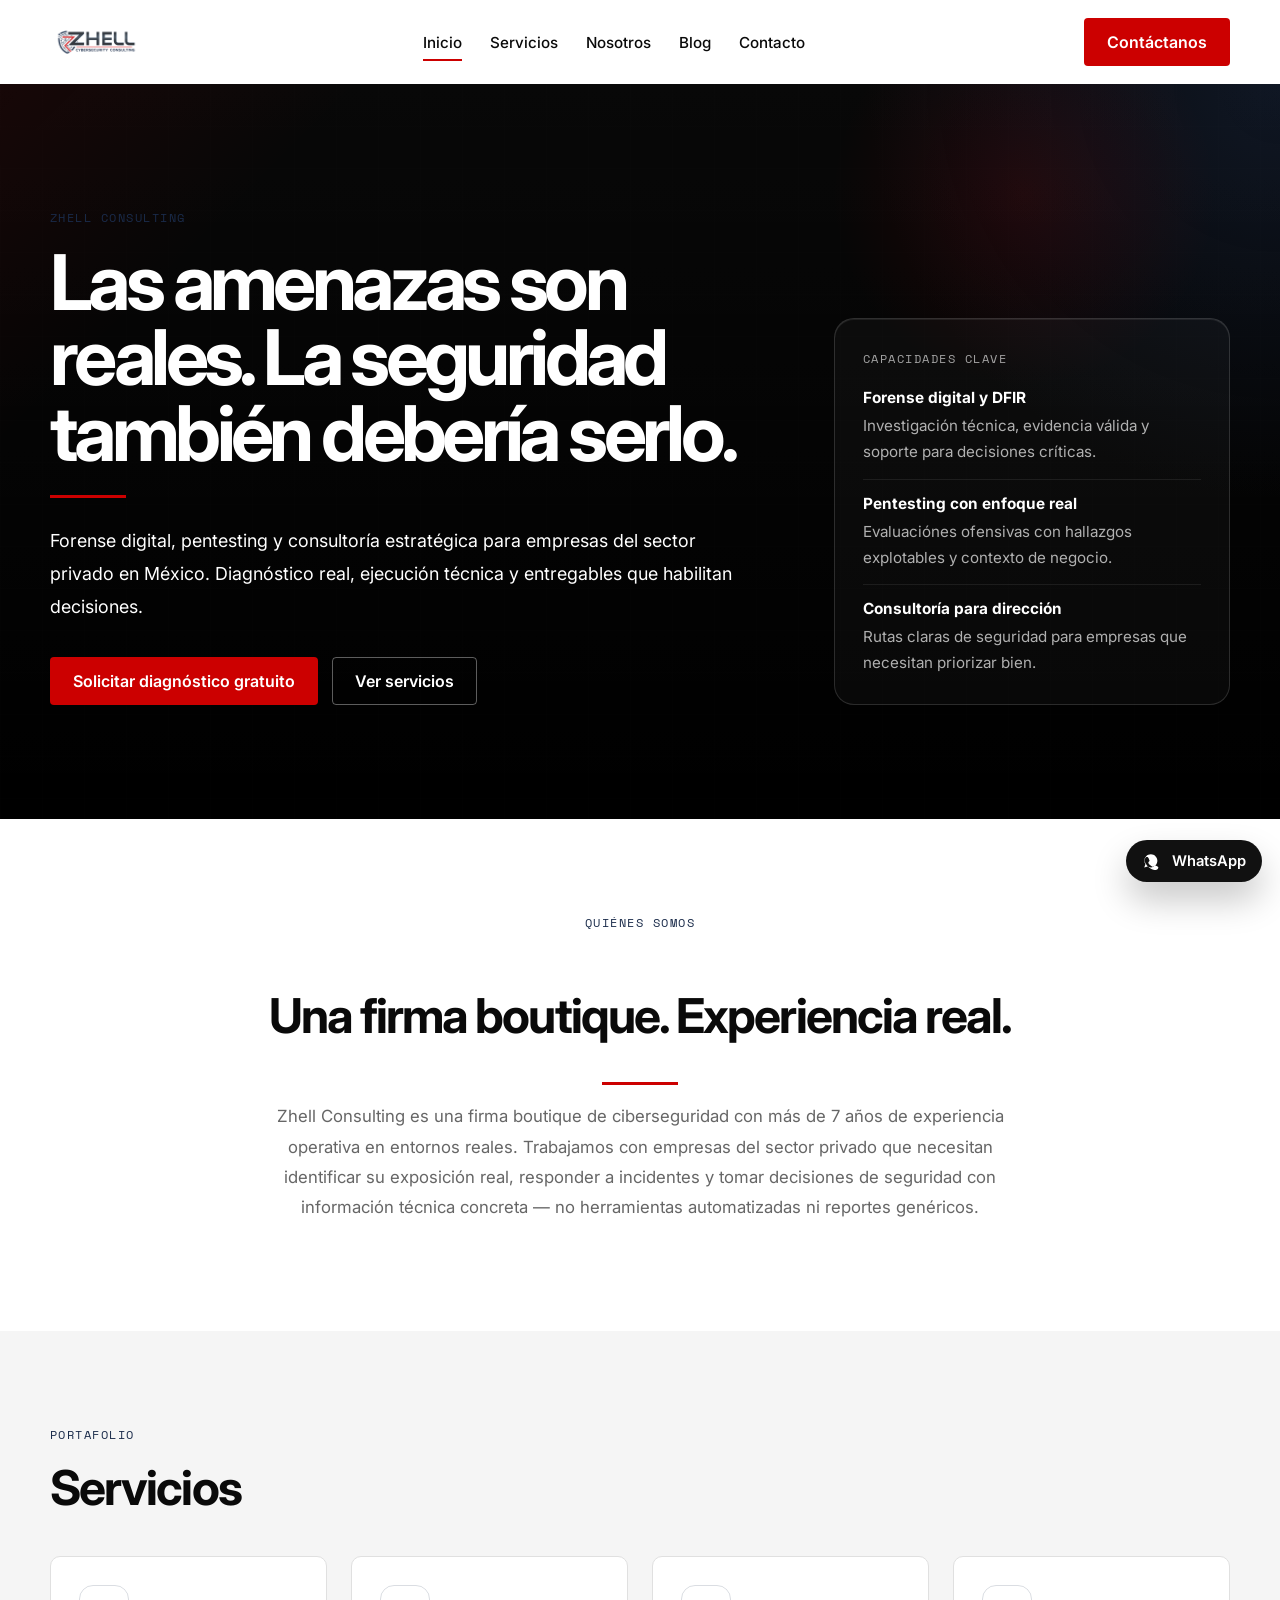
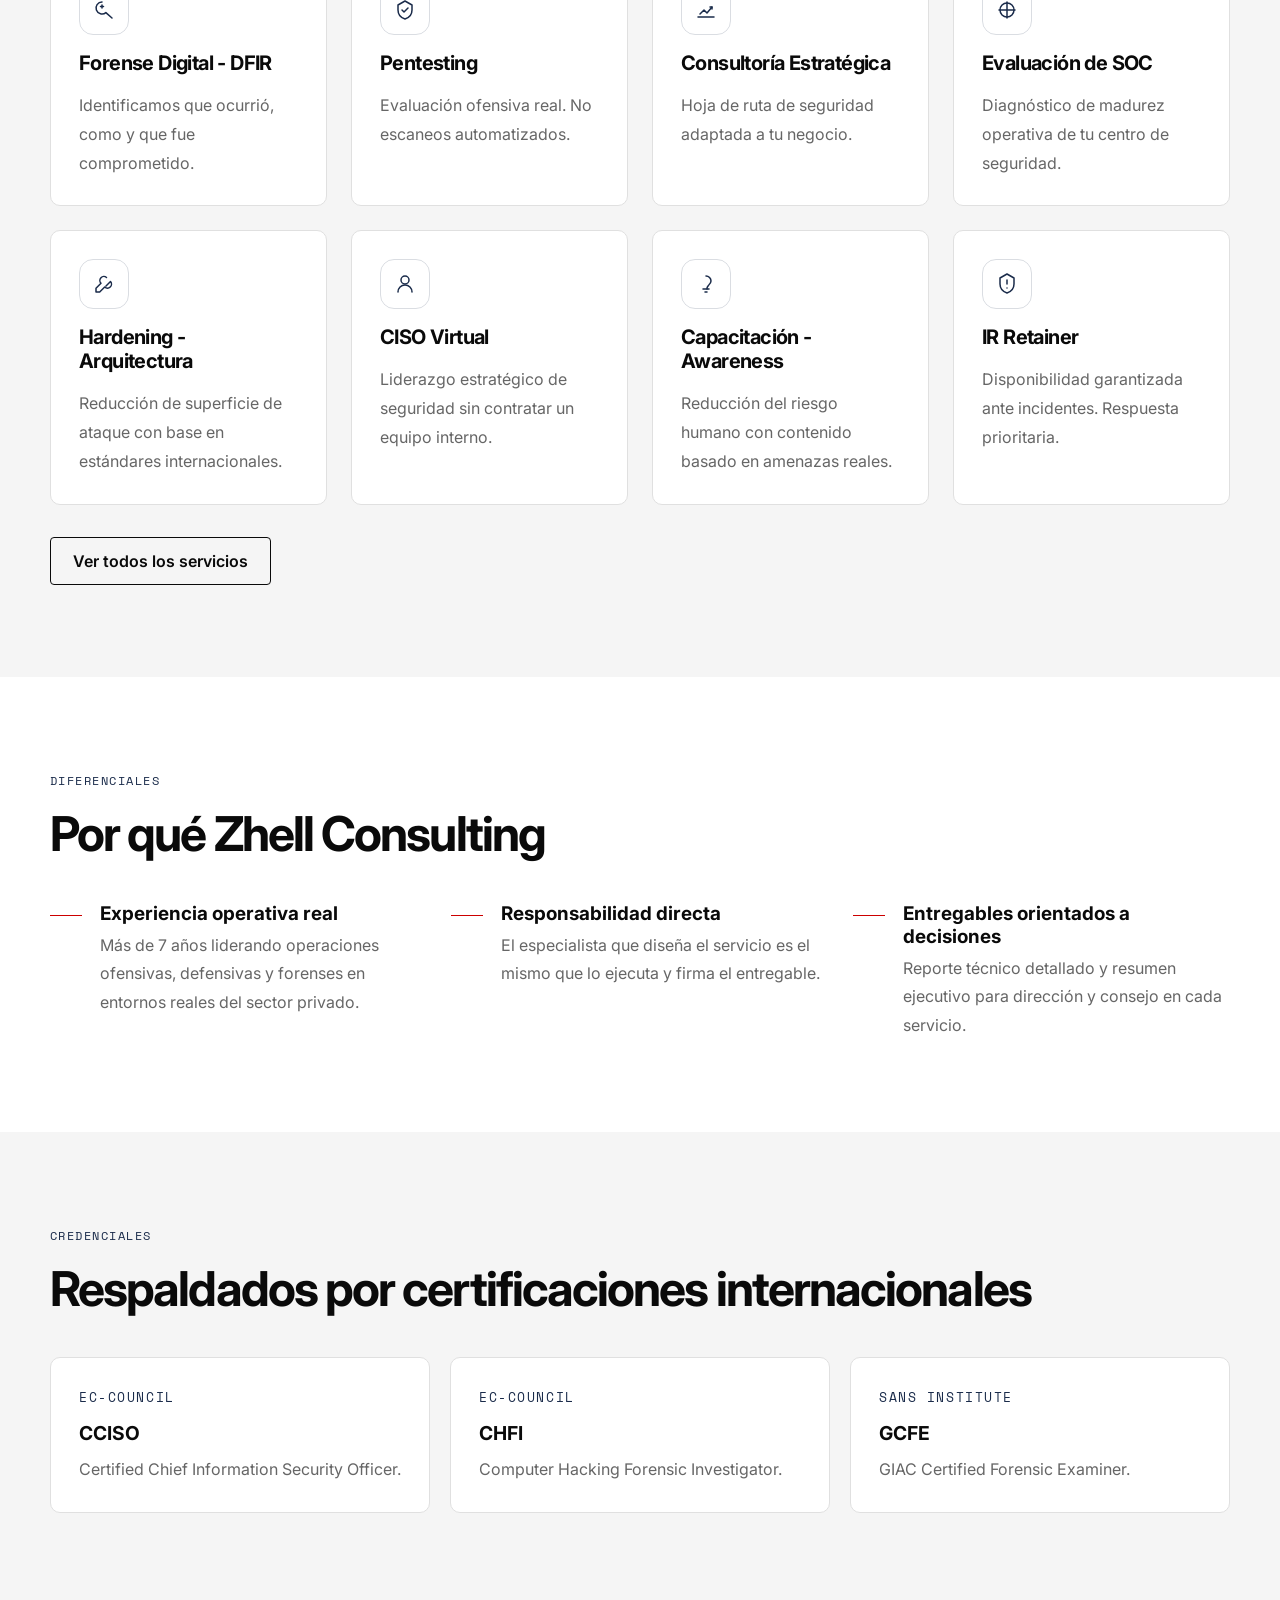
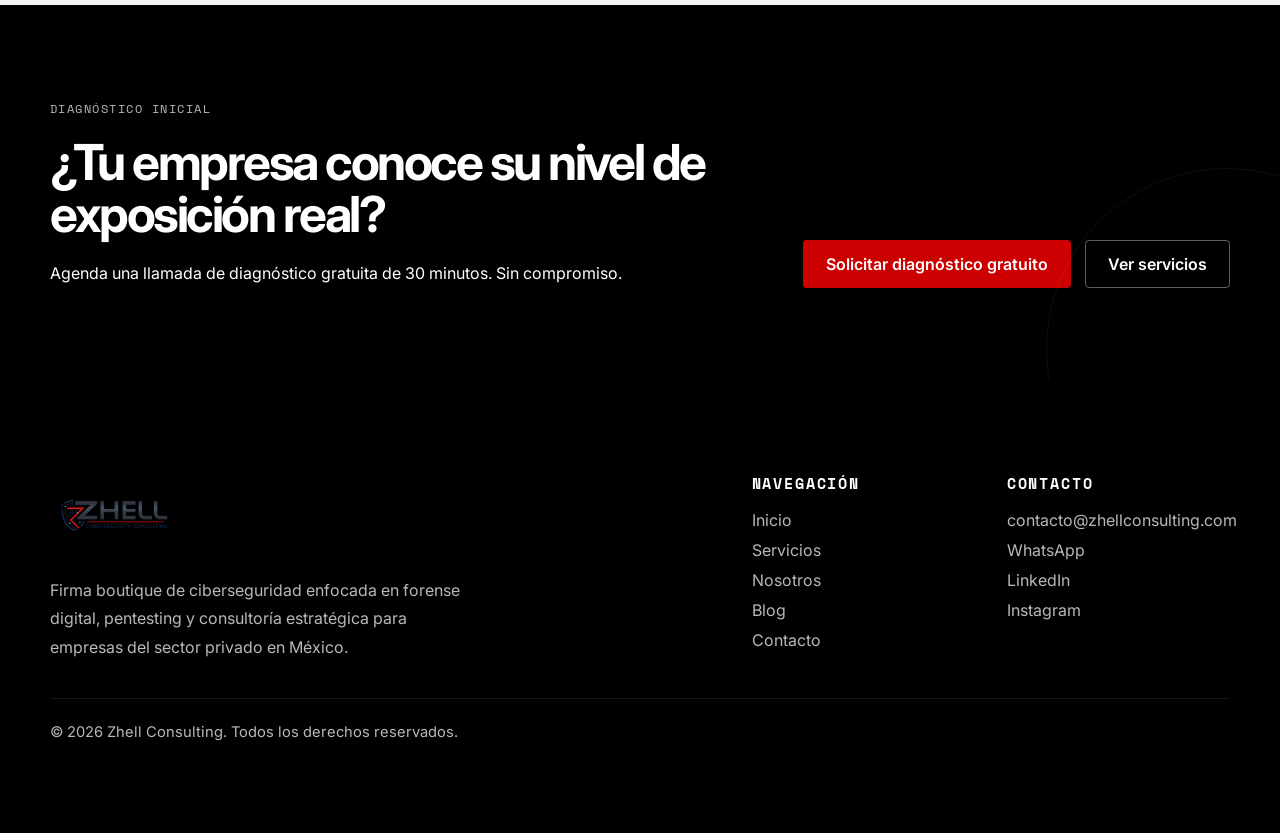
<file: index.html>
<!doctype html>
<html lang="es">
  <head>
    <meta charset="UTF-8" />
    <meta name="viewport" content="width=device-width, initial-scale=1.0" />
    <title>Zhell Consulting | Ciberseguridad para empresas en México</title>
    <meta
      name="description"
      content="Zhell Consulting — firma boutique de ciberseguridad en México. Forense digital, pentesting y consultoría estratégica con más de 7 años de experiencia operativa real en el sector privado."
    />
    <link rel="preconnect" href="https://fonts.googleapis.com" />
    <link rel="preconnect" href="https://fonts.gstatic.com" crossorigin />
    <link
      href="https://fonts.googleapis.com/css2?family=Inter:wght@400;500;600;700&family=Space+Mono:wght@400&display=swap"
      rel="stylesheet"
    />
    <!-- SEO · Open Graph · Twitter Cards -->
    <meta name="robots" content="index, follow" />
    <link rel="canonical" href="https://zhellconsulting.com/" />
    <meta property="og:site_name" content="Zhell Consulting" />
    <meta property="og:locale" content="es_MX" />
    <meta property="og:type" content="website" />
    <meta property="og:title" content="Zhell Consulting | Las amenazas son reales. La seguridad también debería serlo." />
    <meta property="og:description" content="Firma boutique de ciberseguridad en México. Forense digital, pentesting y consultoría estratégica con más de 7 años de experiencia operativa real en el sector privado." />
    <meta property="og:url" content="https://zhellconsulting.com/" />
    <meta property="og:image" content="https://zhellconsulting.com/assets/img/og-zhell.png" />
    <meta name="twitter:card" content="summary_large_image" />
    <meta name="twitter:title" content="Zhell Consulting | Las amenazas son reales. La seguridad también debería serlo." />
    <meta name="twitter:description" content="Firma boutique de ciberseguridad en México. Forense digital, pentesting y consultoría con más de 7 años de experiencia operativa real en el sector privado." />
    <link rel="stylesheet" href="assets/css/styles.css" />
    <script defer src="assets/js/components.js"></script>
    <script defer src="assets/js/main.js"></script>
    <script type="application/ld+json">
    {
      "@context": "https://schema.org",
      "@type": "ProfessionalService",
      "name": "Zhell Consulting",
      "description": "Firma boutique de ciberseguridad en México con más de 7 años de experiencia operativa real. Forense digital, pentesting y consultoría estratégica para empresas del sector privado.",
      "url": "https://zhellconsulting.com",
      "logo": "https://zhellconsulting.com/assets/img/logo-zhell.svg",
      "email": "contacto@zhellconsulting.com",
      "address": { "@type": "PostalAddress", "addressCountry": "MX" },
      "areaServed": "MX",
      "knowsAbout": ["Ciberseguridad","Forense Digital","Pentesting","DFIR","Incident Response","CISO Virtual","Red Team","Blue Team","Threat Hunting","Hardening"],
      "sameAs": [
        "https://www.linkedin.com/company/zhell-consulting/",
        "https://www.instagram.com/zhellconsulting"
      ]
    }
    </script>
  </head>
  <body data-page="home">
    <site-header></site-header>

    <main>
      <section class="hero">
        <div class="container hero__grid">
          <div class="hero__copy">
            <span class="eyebrow">Zhell Consulting</span>
            <h1>Las amenazas son reales. La seguridad también debería serlo.</h1>
            <div class="red-rule"></div>
            <p>
              Forense digital, pentesting y consultoría estratégica para empresas del sector
              privado en México. Diagnóstico real, ejecución técnica y entregables que habilitan decisiones.
            </p>
            <div class="btn-row hero__actions">
              <a class="btn btn--primary" href="contacto.html#formulario-contacto">Solicitar diagnóstico gratuito</a>
              <a class="btn btn--secondary-light" href="servicios.html">Ver servicios</a>
            </div>
          </div>
          <aside class="hero-panel" aria-label="Resumen ejecutivo">
            <span class="hero-panel__label">Capacidades clave</span>
            <div class="hero-panel__items">
              <div class="hero-panel__item">
                <strong>Forense digital y DFIR</strong>
                <span>Investigación técnica, evidencia válida y soporte para decisiones críticas.</span>
              </div>
              <div class="hero-panel__item">
                <strong>Pentesting con enfoque real</strong>
                <span>Evaluaciónes ofensivas con hallazgos explotables y contexto de negocio.</span>
              </div>
              <div class="hero-panel__item">
                <strong>Consultoría para dirección</strong>
                <span>Rutas claras de seguridad para empresas que necesitan priorizar bien.</span>
              </div>
            </div>
          </aside>
        </div>
      </section>

      <section class="section">
        <div class="container--narrow centered-copy">
          <span class="eyebrow">Quiénes somos</span>
          <h2 class="section-title">Una firma boutique. Experiencia real.</h2>
          <div class="red-rule red-rule--center"></div>
          <p class="lead">
            Zhell Consulting es una firma boutique de ciberseguridad con más de 7 años de experiencia
            operativa en entornos reales. Trabajamos con empresas del sector privado que necesitan
            identificar su exposición real, responder a incidentes y tomar decisiones de seguridad con
            información técnica concreta — no herramientas automatizadas ni reportes genéricos.
          </p>
        </div>
      </section>

      <section class="section section--alt">
        <div class="container">
          <div class="section-header">
            <span class="eyebrow">Portafolio</span>
            <h2 class="section-title">Servicios</h2>
          </div>
          <div class="grid grid--services">
            <article class="card">
              <div class="card__icon" data-icon="forensic"></div>
              <h3>Forense Digital - DFIR</h3>
              <p>Identificamos que ocurrió, como y que fue comprometido.</p>
            </article>
            <article class="card">
              <div class="card__icon" data-icon="pentest"></div>
              <h3>Pentesting</h3>
              <p>Evaluación ofensiva real. No escaneos automatizados.</p>
            </article>
            <article class="card">
              <div class="card__icon" data-icon="strategy"></div>
              <h3>Consultoría Estratégica</h3>
              <p>Hoja de ruta de seguridad adaptada a tu negocio.</p>
            </article>
            <article class="card">
              <div class="card__icon" data-icon="soc"></div>
              <h3>Evaluación de SOC</h3>
              <p>Diagnóstico de madurez operativa de tu centro de seguridad.</p>
            </article>
            <article class="card">
              <div class="card__icon" data-icon="hardening"></div>
              <h3>Hardening - Arquitectura</h3>
              <p>Reducción de superficie de ataque con base en estándares internacionales.</p>
            </article>
            <article class="card">
              <div class="card__icon" data-icon="ciso"></div>
              <h3>CISO Virtual</h3>
              <p>Liderazgo estratégico de seguridad sin contratar un equipo interno.</p>
            </article>
            <article class="card">
              <div class="card__icon" data-icon="awareness"></div>
              <h3>Capacitación - Awareness</h3>
              <p>Reducción del riesgo humano con contenido basado en amenazas reales.</p>
            </article>
            <article class="card">
              <div class="card__icon" data-icon="retainer"></div>
              <h3>IR Retainer</h3>
              <p>Disponibilidad garantizada ante incidentes. Respuesta prioritaria.</p>
            </article>
          </div>
          <div class="btn-row" style="margin-top: 32px;">
            <a class="btn btn--secondary" href="servicios.html">Ver todos los servicios</a>
          </div>
        </div>
      </section>

      <section class="section">
        <div class="container">
          <div class="section-header">
            <span class="eyebrow">Diferenciales</span>
            <h2 class="section-title">Por qué Zhell Consulting</h2>
          </div>
          <div class="grid grid--three">
            <div class="metric">
              <span class="metric__line"></span>
              <div>
                <h3>Experiencia operativa real</h3>
                <p>Más de 7 años liderando operaciones ofensivas, defensivas y forenses en entornos reales del sector privado.</p>
              </div>
            </div>
            <div class="metric">
              <span class="metric__line"></span>
              <div>
                <h3>Responsabilidad directa</h3>
                <p>El especialista que diseña el servicio es el mismo que lo ejecuta y firma el entregable.</p>
              </div>
            </div>
            <div class="metric">
              <span class="metric__line"></span>
              <div>
                <h3>Entregables orientados a decisiones</h3>
                <p>Reporte técnico detallado y resumen ejecutivo para dirección y consejo en cada servicio.</p>
              </div>
            </div>
          </div>
        </div>
      </section>

      <section class="section section--alt">
        <div class="container">
          <div class="section-header">
            <span class="eyebrow">Credenciales</span>
            <h2 class="section-title">Respaldados por certificaciones internacionales</h2>
          </div>
          <div class="badges">
            <article class="badge">
              <span class="badge__kicker">EC-Council</span>
              <h3>CCISO</h3>
              <p>Certified Chief Information Security Officer.</p>
            </article>
            <article class="badge">
              <span class="badge__kicker">EC-Council</span>
              <h3>CHFI</h3>
              <p>Computer Hacking Forensic Investigator.</p>
            </article>
            <article class="badge">
              <span class="badge__kicker">SANS Institute</span>
              <h3>GCFE</h3>
              <p>GIAC Certified Forensic Examiner.</p>
            </article>
          </div>
        </div>
      </section>

      <section class="section section--dark cta-band">
        <div class="container cta-band__inner">
          <div class="cta-band__copy">
            <span class="eyebrow">Diagnóstico inicial</span>
            <h2>¿Tu empresa conoce su nivel de exposición real?</h2>
            <p>Agenda una llamada de diagnóstico gratuita de 30 minutos. Sin compromiso.</p>
          </div>
          <div class="btn-row">
            <a class="btn btn--primary" href="contacto.html#formulario-contacto">Solicitar diagnóstico gratuito</a>
            <a class="btn btn--secondary-light" href="servicios.html">Ver servicios</a>
          </div>
        </div>
      </section>
    </main>

    <site-footer></site-footer>
    <site-whatsapp></site-whatsapp>
  </body>
</html>
</file>
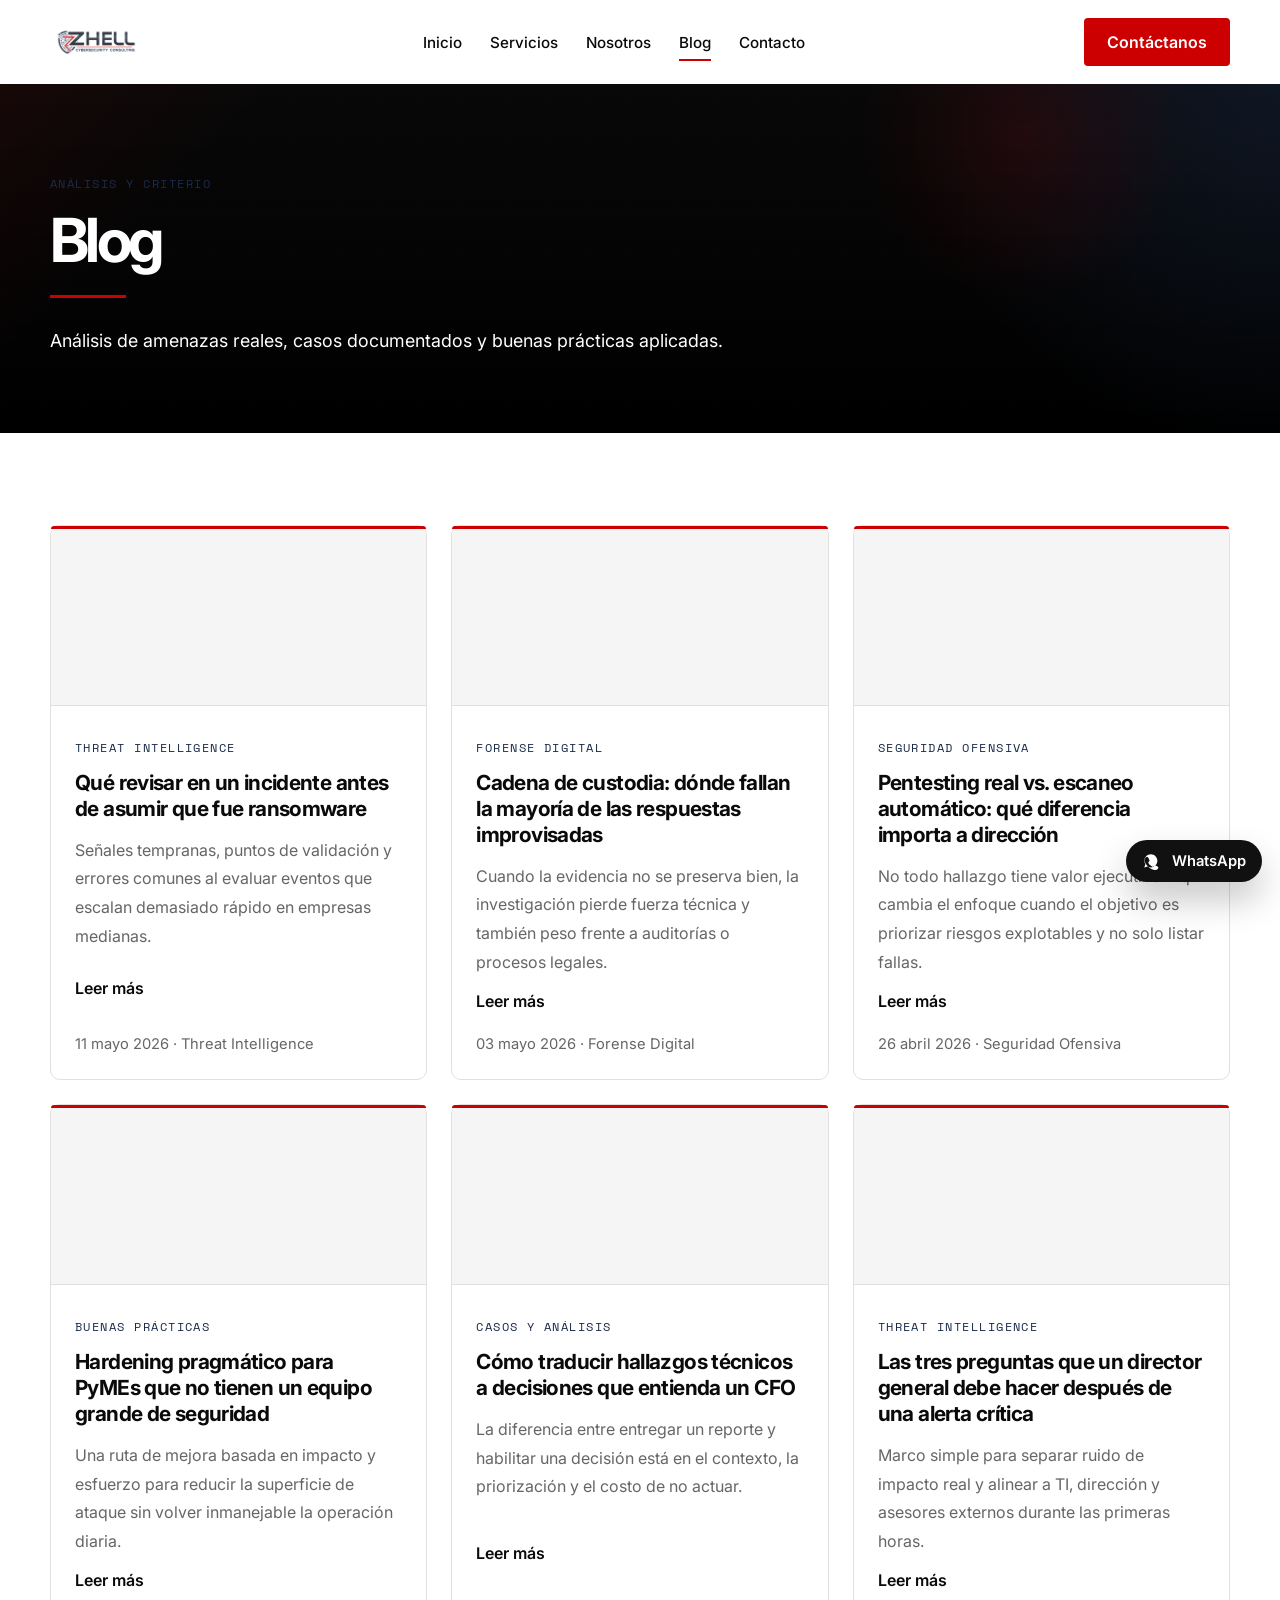
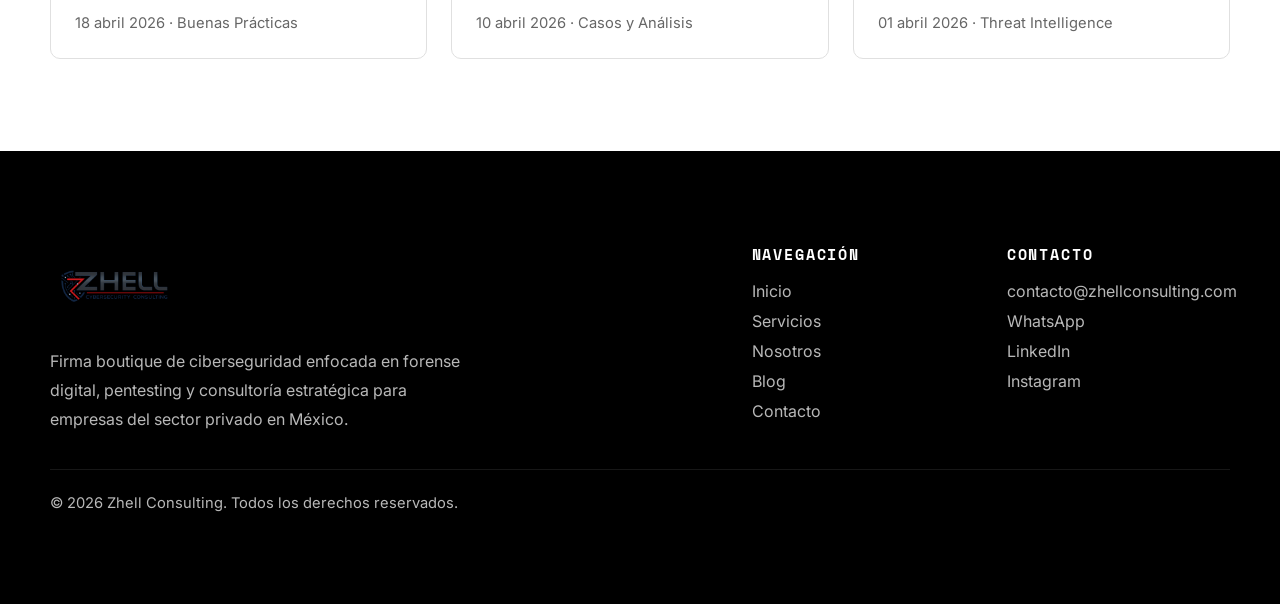
<file: blog.html>
<!doctype html>
<html lang="es">
  <head>
    <meta charset="UTF-8" />
    <meta name="viewport" content="width=device-width, initial-scale=1.0" />
    <title>Blog de ciberseguridad | Amenazas reales y análisis - Zhell Consulting</title>
    <meta
      name="description"
      content="Análisis, amenazas reales, forense digital, seguridad ofensiva y buenas prácticas aplicadas para empresas en México."
    />
    <link rel="preconnect" href="https://fonts.googleapis.com" />
    <link rel="preconnect" href="https://fonts.gstatic.com" crossorigin />
    <link
      href="https://fonts.googleapis.com/css2?family=Inter:wght@400;500;600;700&family=Space+Mono:wght@400&display=swap"
      rel="stylesheet"
    />
    <!-- SEO · Open Graph · Twitter Cards -->
    <meta name="robots" content="index, follow" />
    <link rel="canonical" href="https://zhellconsulting.com/blog.html" />
    <meta property="og:site_name" content="Zhell Consulting" />
    <meta property="og:locale" content="es_MX" />
    <meta property="og:type" content="website" />
    <meta property="og:title" content="Blog de ciberseguridad | Análisis y casos reales — Zhell Consulting" />
    <meta property="og:description" content="Análisis de amenazas reales, casos documentados y buenas prácticas de ciberseguridad para empresas del sector privado en México." />
    <meta property="og:url" content="https://zhellconsulting.com/blog.html" />
    <meta property="og:image" content="https://zhellconsulting.com/assets/img/og-zhell.png" />
    <meta name="twitter:card" content="summary_large_image" />
    <meta name="twitter:title" content="Blog de ciberseguridad | Zhell Consulting" />
    <meta name="twitter:description" content="Análisis de amenazas reales, casos documentados y buenas prácticas para empresas en México." />
    <link rel="stylesheet" href="assets/css/styles.css" />
    <script defer src="assets/js/components.js"></script>
    <script defer src="assets/js/main.js"></script>
  </head>
  <body data-page="blog">
    <site-header></site-header>

    <main>
      <section class="hero hero--compact">
        <div class="container hero__copy">
          <span class="eyebrow">Análisis y criterio</span>
          <h1>Blog</h1>
          <div class="red-rule"></div>
          <p>Análisis de amenazas reales, casos documentados y buenas prácticas aplicadas.</p>
        </div>
      </section>

      <section class="section">
        <div class="container">
          <div class="post-grid">
            <article class="post-card">
              <div class="post-card__image" role="img" aria-label="Imagen destacada del artículo"></div>
              <span class="post-card__category">Threat Intelligence</span>
              <h3>Qué revisar en un incidente antes de asumir que fue ransomware</h3>
              <p>Señales tempranas, puntos de validación y errores comunes al evaluar eventos que escalan demasiado rápido en empresas medianas.</p>
              <a class="card__link" href="#">Leer más</a>
              <div class="post-card__meta">11 mayo 2026 · Threat Intelligence</div>
            </article>
            <article class="post-card">
              <div class="post-card__image" role="img" aria-label="Imagen destacada del artículo"></div>
              <span class="post-card__category">Forense Digital</span>
              <h3>Cadena de custodia: dónde fallan la mayoría de las respuestas improvisadas</h3>
              <p>Cuando la evidencia no se preserva bien, la investigación pierde fuerza técnica y también peso frente a auditorías o procesos legales.</p>
              <a class="card__link" href="#">Leer más</a>
              <div class="post-card__meta">03 mayo 2026 · Forense Digital</div>
            </article>
            <article class="post-card">
              <div class="post-card__image" role="img" aria-label="Imagen destacada del artículo"></div>
              <span class="post-card__category">Seguridad Ofensiva</span>
              <h3>Pentesting real vs. escaneo automático: qué diferencia importa a dirección</h3>
              <p>No todo hallazgo tiene valor ejecutivo. Aquí cambia el enfoque cuando el objetivo es priorizar riesgos explotables y no solo listar fallas.</p>
              <a class="card__link" href="#">Leer más</a>
              <div class="post-card__meta">26 abril 2026 · Seguridad Ofensiva</div>
            </article>
            <article class="post-card">
              <div class="post-card__image" role="img" aria-label="Imagen destacada del artículo"></div>
              <span class="post-card__category">Buenas Prácticas</span>
              <h3>Hardening pragmático para PyMEs que no tienen un equipo grande de seguridad</h3>
              <p>Una ruta de mejora basada en impacto y esfuerzo para reducir la superficie de ataque sin volver inmanejable la operación diaria.</p>
              <a class="card__link" href="#">Leer más</a>
              <div class="post-card__meta">18 abril 2026 · Buenas Prácticas</div>
            </article>
            <article class="post-card">
              <div class="post-card__image" role="img" aria-label="Imagen destacada del artículo"></div>
              <span class="post-card__category">Casos y Análisis</span>
              <h3>Cómo traducir hallazgos técnicos a decisiones que entienda un CFO</h3>
              <p>La diferencia entre entregar un reporte y habilitar una decisión está en el contexto, la priorización y el costo de no actuar.</p>
              <a class="card__link" href="#">Leer más</a>
              <div class="post-card__meta">10 abril 2026 · Casos y Análisis</div>
            </article>
            <article class="post-card">
              <div class="post-card__image" role="img" aria-label="Imagen destacada del artículo"></div>
              <span class="post-card__category">Threat Intelligence</span>
              <h3>Las tres preguntas que un director general debe hacer después de una alerta crítica</h3>
              <p>Marco simple para separar ruido de impacto real y alinear a TI, dirección y asesores externos durante las primeras horas.</p>
              <a class="card__link" href="#">Leer más</a>
              <div class="post-card__meta">01 abril 2026 · Threat Intelligence</div>
            </article>
          </div>
        </div>
      </section>
    </main>

    <site-footer></site-footer>
    <site-whatsapp></site-whatsapp>
  </body>
</html>
</file>
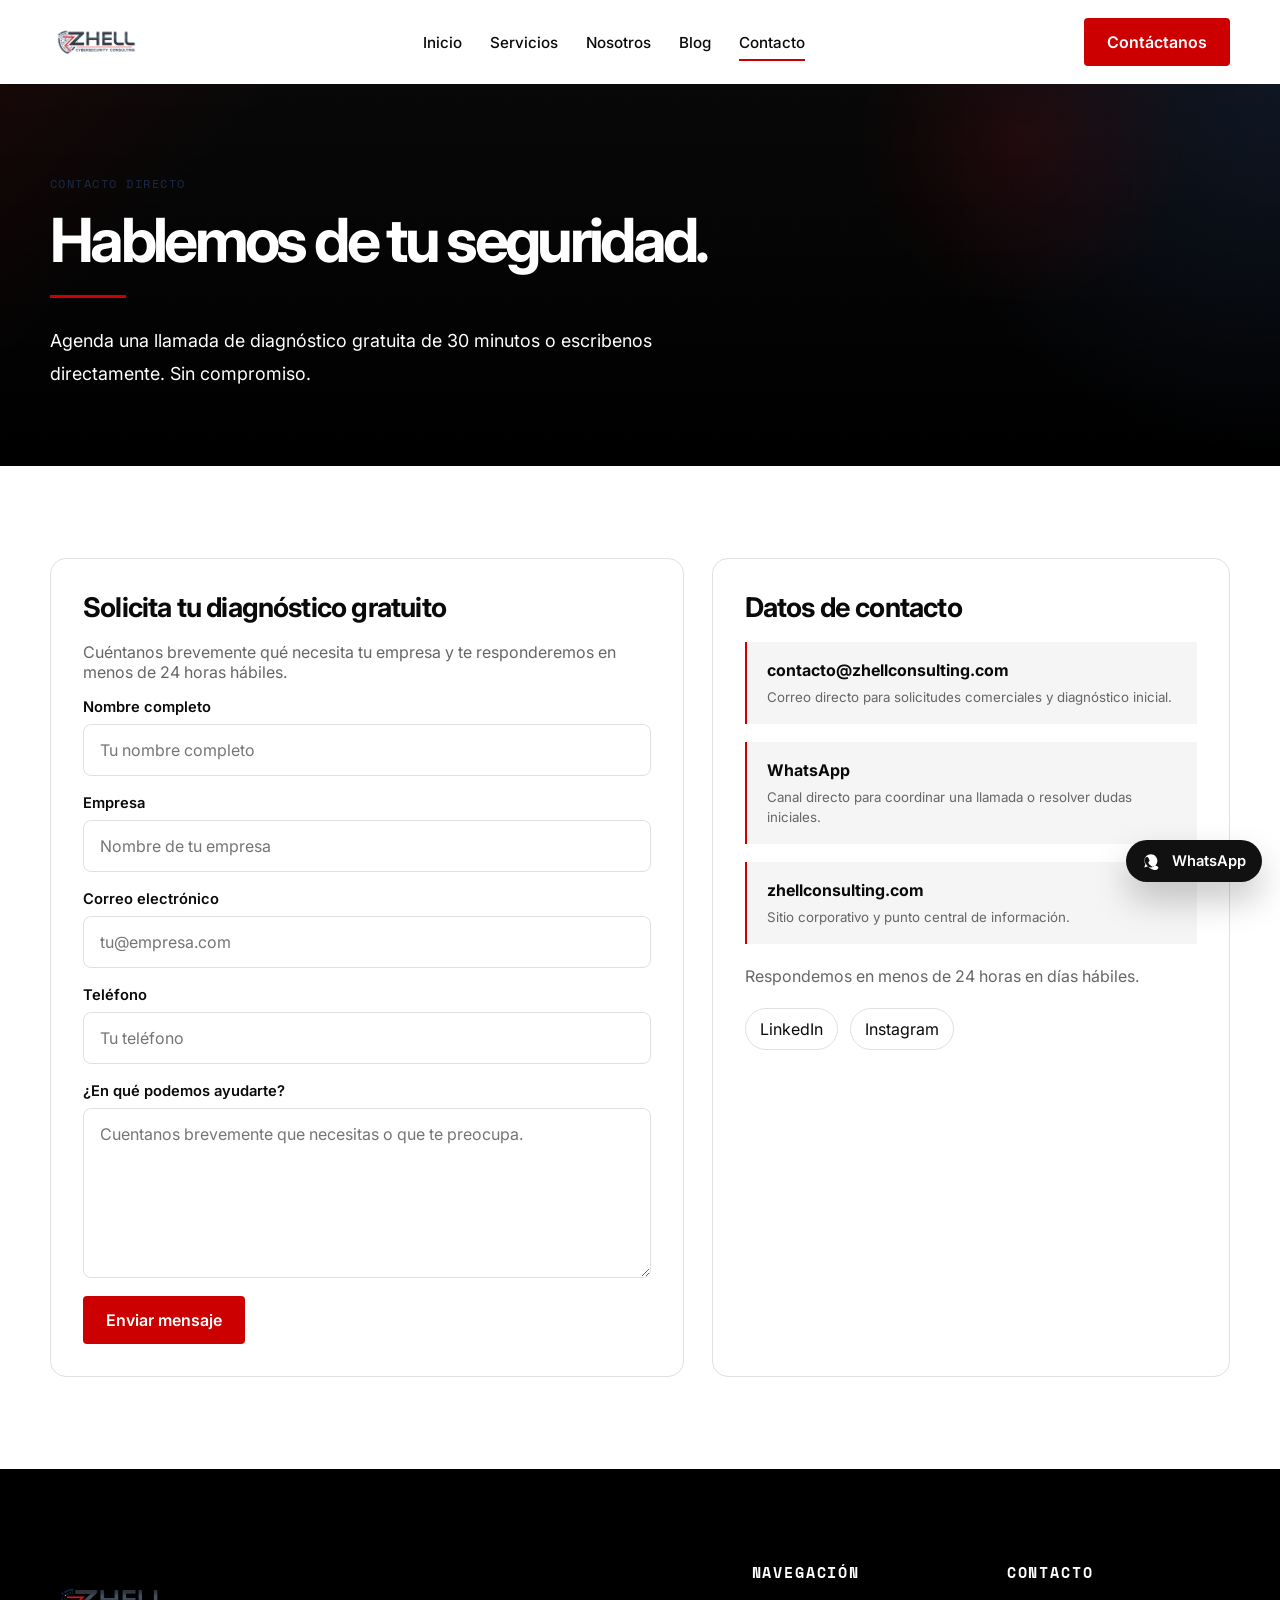
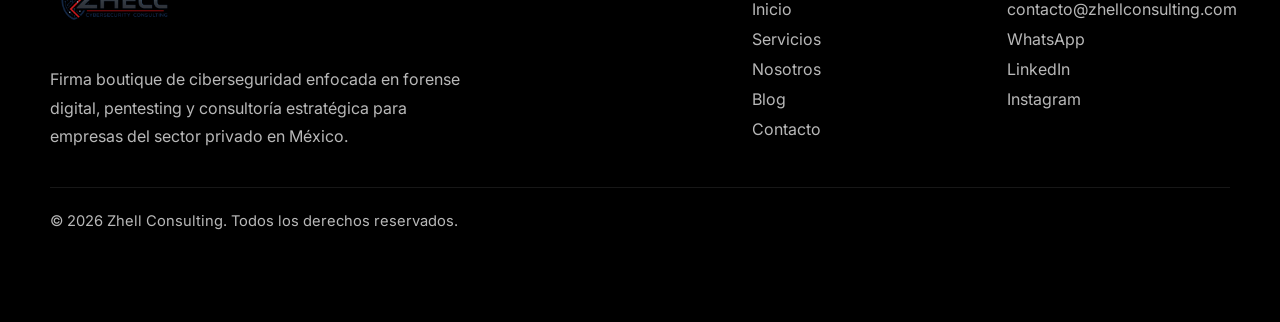
<file: contacto.html>
<!doctype html>
<html lang="es">
  <head>
    <meta charset="UTF-8" />
    <meta name="viewport" content="width=device-width, initial-scale=1.0" />
    <title>Contacto | Diagnóstico gratuito de ciberseguridad - Zhell Consulting</title>
    <meta
      name="description"
      content="Agenda una llamada de diagnóstico gratuita de 30 minutos con Zhell Consulting y conoce el nivel de exposición real de tu empresa."
    />
    <link rel="preconnect" href="https://fonts.googleapis.com" />
    <link rel="preconnect" href="https://fonts.gstatic.com" crossorigin />
    <link
      href="https://fonts.googleapis.com/css2?family=Inter:wght@400;500;600;700&family=Space+Mono:wght@400&display=swap"
      rel="stylesheet"
    />
    <!-- SEO · Open Graph · Twitter Cards -->
    <meta name="robots" content="index, follow" />
    <link rel="canonical" href="https://zhellconsulting.com/contacto.html" />
    <meta property="og:site_name" content="Zhell Consulting" />
    <meta property="og:locale" content="es_MX" />
    <meta property="og:type" content="website" />
    <meta property="og:title" content="Contacto | Diagnóstico gratuito de ciberseguridad — Zhell Consulting" />
    <meta property="og:description" content="Agenda una llamada de diagnóstico gratuita de 30 minutos. Identifica el nivel de exposición real de tu empresa sin compromiso." />
    <meta property="og:url" content="https://zhellconsulting.com/contacto.html" />
    <meta property="og:image" content="https://zhellconsulting.com/assets/img/og-zhell.png" />
    <meta name="twitter:card" content="summary_large_image" />
    <meta name="twitter:title" content="Diagnóstico gratuito de ciberseguridad — Zhell Consulting" />
    <meta name="twitter:description" content="Agenda una llamada de 30 minutos y conoce el nivel de exposición real de tu empresa." />
    <link rel="stylesheet" href="assets/css/styles.css" />
    <script defer src="assets/js/components.js"></script>
    <script defer src="assets/js/main.js"></script>
  </head>
  <body data-page="contacto">
    <site-header></site-header>

    <main>
      <section class="hero hero--compact">
        <div class="container hero__copy">
          <span class="eyebrow">Contacto directo</span>
          <h1>Hablemos de tu seguridad.</h1>
          <div class="red-rule"></div>
          <p>Agenda una llamada de diagnóstico gratuita de 30 minutos o escribenos directamente. Sin compromiso.</p>
        </div>
      </section>

      <section class="section">
        <div class="container contact-grid" id="formulario-contacto">
          <section class="contact-form">
            <h2>Solicita tu diagnóstico gratuito</h2>
            <p class="form-note">Cuéntanos brevemente qué necesita tu empresa y te responderemos en menos de 24 horas hábiles.</p>
            <form id="contact-form" class="form-grid" method="post">
              <div class="field">
                <label for="name">Nombre completo</label>
                <input id="name" name="name" type="text" placeholder="Tu nombre completo" required />
              </div>
              <div class="field">
                <label for="company">Empresa</label>
                <input id="company" name="company" type="text" placeholder="Nombre de tu empresa" />
              </div>
              <div class="field">
                <label for="email">Correo electrónico</label>
                <input id="email" name="email" type="email" placeholder="tu@empresa.com" required />
              </div>
              <div class="field">
                <label for="phone">Teléfono</label>
                <input id="phone" name="phone" type="tel" placeholder="Tu teléfono" />
              </div>
              <div class="field">
                <label for="message">¿En qué podemos ayudarte?</label>
                <textarea id="message" name="message" placeholder="Cuentanos brevemente que necesitas o que te preocupa." required></textarea>
              </div>
              <div class="btn-row">
                <button class="btn btn--primary" type="submit">Enviar mensaje</button>
              </div>
            </form>
          </section>

          <aside class="contact-panel">
            <h2>Datos de contacto</h2>
            <ul class="contact-list">
              <li>
                <a class="contact-link" href="mailto:contacto@zhellconsulting.com">
                  <strong>contacto@zhellconsulting.com</strong>
                  <small>Correo directo para solicitudes comerciales y diagnóstico inicial.</small>
                </a>
              </li>
              <li>
                <a class="contact-link" href="https://wa.me/5215512345678?text=Hola%20Zhell%20Consulting,%20quiero%20agendar%20un%20diagn%C3%B3stico%20gratuito." target="_blank" rel="noreferrer">
                  <strong>WhatsApp</strong>
                  <small>Canal directo para coordinar una llamada o resolver dudas iniciales.</small>
                </a>
              </li>
              <li>
                <a class="contact-link" href="https://zhellconsulting.com" target="_blank" rel="noreferrer">
                  <strong>zhellconsulting.com</strong>
                  <small>Sitio corporativo y punto central de información.</small>
                </a>
              </li>
            </ul>
            <p style="margin-top: 22px;">Respondemos en menos de 24 horas en días hábiles.</p>
            <div class="contact-panel__social">
              <a href="https://www.linkedin.com/company/zhell-consulting/" target="_blank" rel="noreferrer">LinkedIn</a>
              <a href="https://www.instagram.com/zhellconsulting" target="_blank" rel="noreferrer">Instagram</a>
            </div>
          </aside>
        </div>
      </section>
    </main>

    <site-footer></site-footer>
    <site-whatsapp></site-whatsapp>
  </body>
</html>
</file>
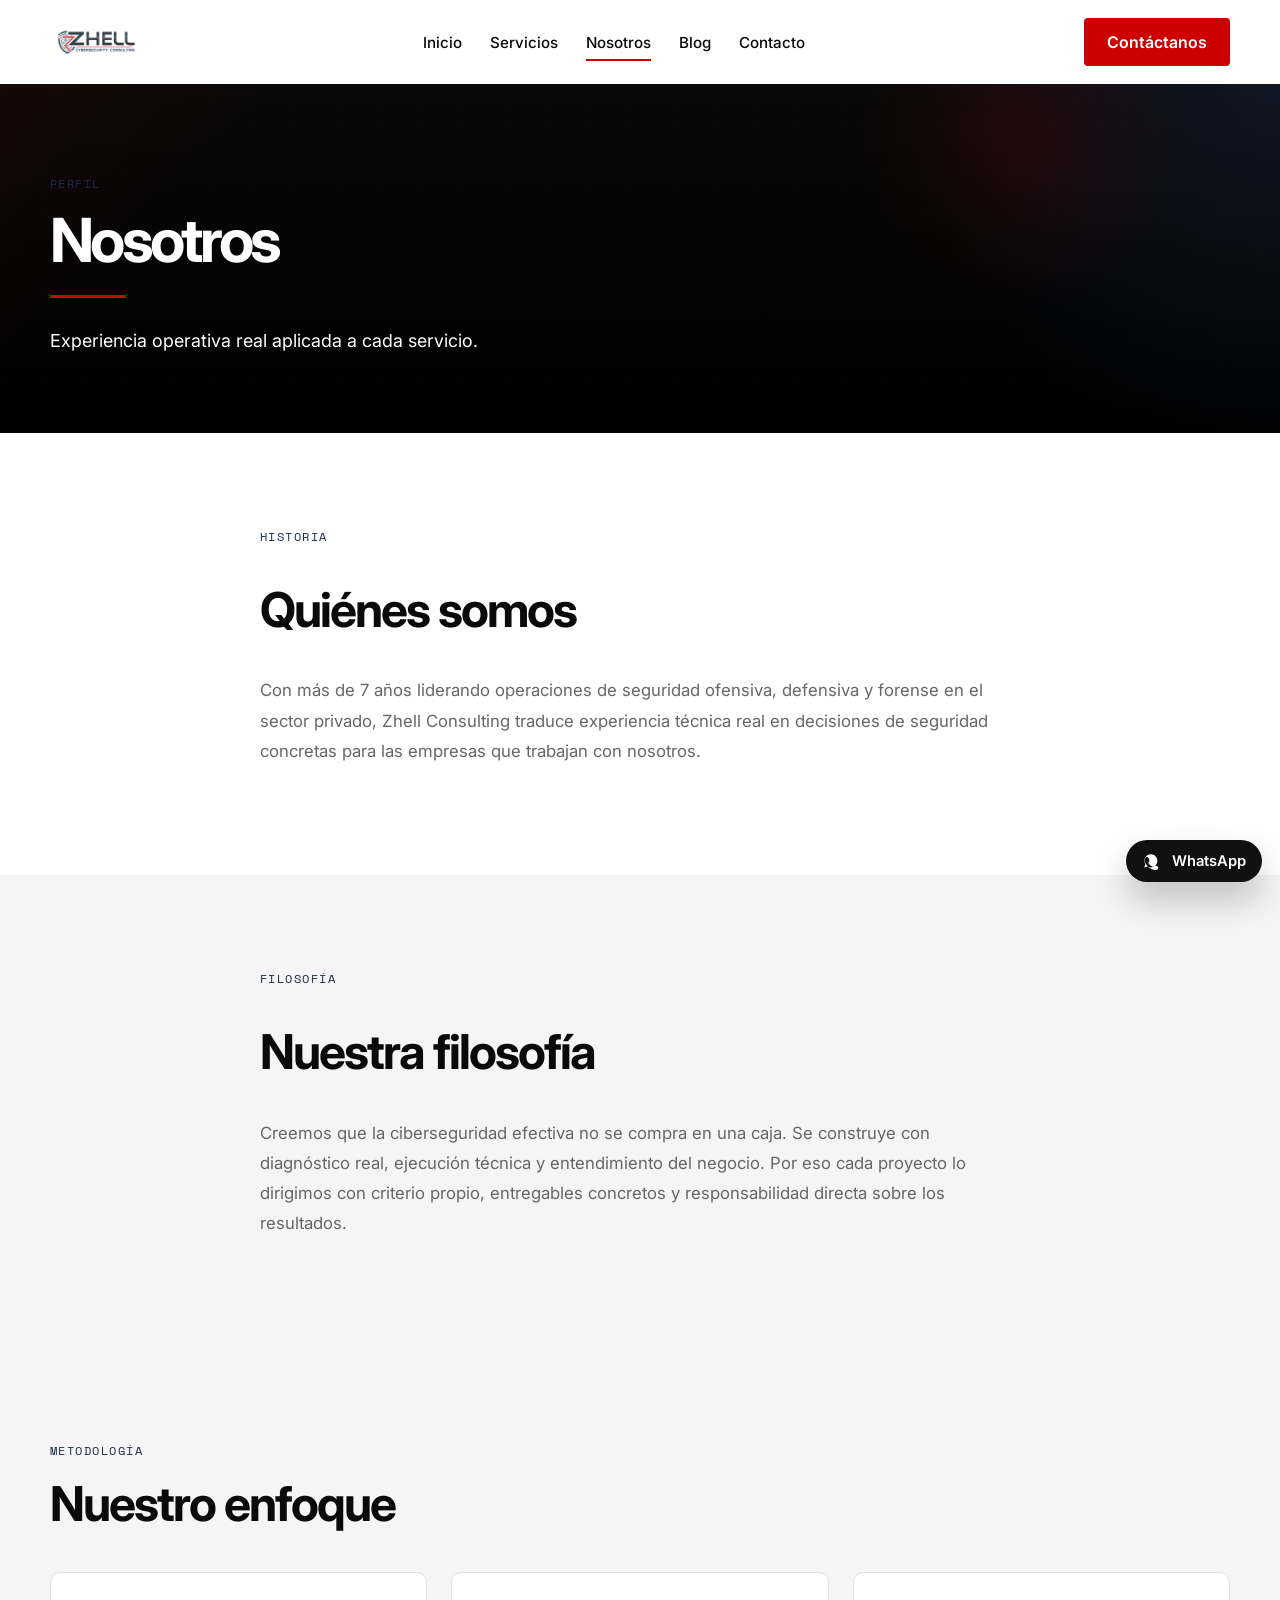
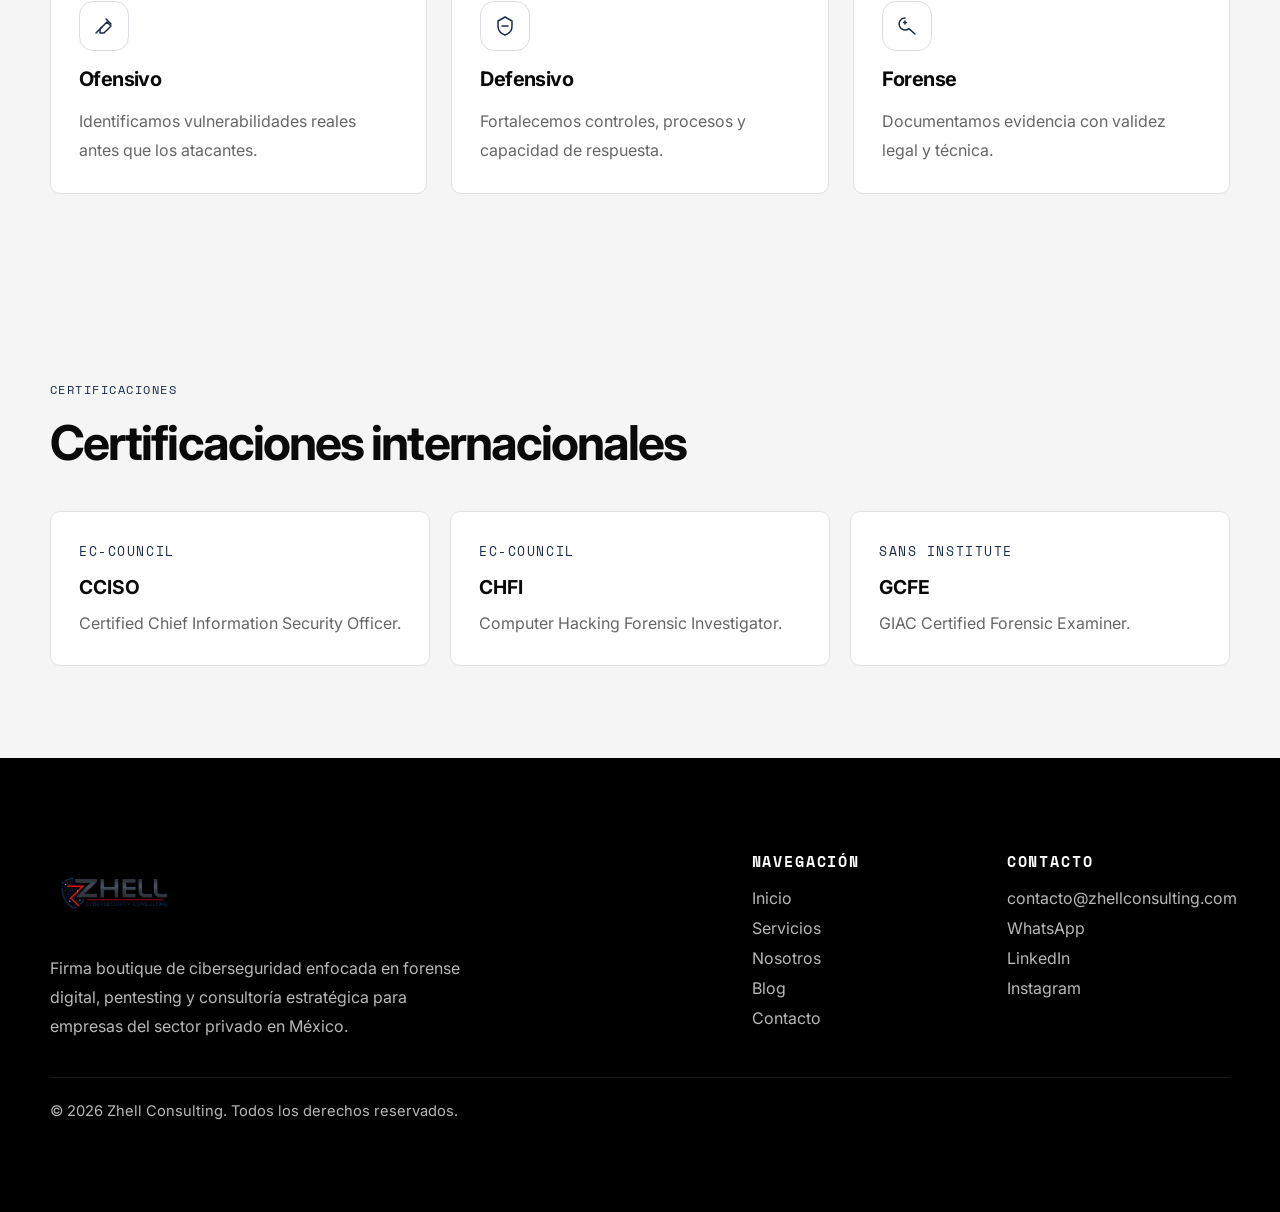
<file: nosotros.html>
<!doctype html>
<html lang="es">
  <head>
    <meta charset="UTF-8" />
    <meta name="viewport" content="width=device-width, initial-scale=1.0" />
    <title>Quiénes somos | Zhell Consulting - Firma boutique de ciberseguridad</title>
    <meta
      name="description"
      content="Zhell Consulting: más de 7 años de experiencia operativa en seguridad ofensiva, defensiva y forense. Certificaciones CCISO, CHFI y GCFE. Firma boutique de ciberseguridad en México."
    />
    <link rel="preconnect" href="https://fonts.googleapis.com" />
    <link rel="preconnect" href="https://fonts.gstatic.com" crossorigin />
    <link
      href="https://fonts.googleapis.com/css2?family=Inter:wght@400;500;600;700&family=Space+Mono:wght@400&display=swap"
      rel="stylesheet"
    />
    <!-- SEO · Open Graph · Twitter Cards -->
    <meta name="robots" content="index, follow" />
    <link rel="canonical" href="https://zhellconsulting.com/nosotros.html" />
    <meta property="og:site_name" content="Zhell Consulting" />
    <meta property="og:locale" content="es_MX" />
    <meta property="og:type" content="website" />
    <meta property="og:title" content="Quiénes somos | Zhell Consulting — Ciberseguridad con experiencia real" />
    <meta property="og:description" content="Zhell Consulting: más de 7 años de experiencia operativa en seguridad ofensiva, defensiva y forense. Certificaciones CCISO, CHFI y GCFE." />
    <meta property="og:url" content="https://zhellconsulting.com/nosotros.html" />
    <meta property="og:image" content="https://zhellconsulting.com/assets/img/og-zhell.png" />
    <meta name="twitter:card" content="summary_large_image" />
    <meta name="twitter:title" content="Quiénes somos | Zhell Consulting" />
    <meta name="twitter:description" content="Más de 7 años de experiencia operativa en ciberseguridad. CCISO, CHFI, GCFE." />
    <link rel="stylesheet" href="assets/css/styles.css" />
    <script defer src="assets/js/components.js"></script>
    <script defer src="assets/js/main.js"></script>
  </head>
  <body data-page="nosotros">
    <site-header></site-header>

    <main>
      <section class="hero hero--compact">
        <div class="container hero__copy">
          <span class="eyebrow">Perfil</span>
          <h1>Nosotros</h1>
          <div class="red-rule"></div>
          <p>Experiencia operativa real aplicada a cada servicio.</p>
        </div>
      </section>

      <section class="section">
        <div class="container--narrow stack-md">
          <span class="eyebrow">Historia</span>
          <h2 class="section-title">Quiénes somos</h2>
          <p class="lead">
            Con más de 7 años liderando operaciones de seguridad ofensiva, defensiva y forense en
            el sector privado, Zhell Consulting traduce experiencia técnica real en decisiones de
            seguridad concretas para las empresas que trabajan con nosotros.
          </p>
        </div>
      </section>

      <section class="section section--alt">
        <div class="container--narrow stack-md">
          <span class="eyebrow">Filosofía</span>
          <h2 class="section-title">Nuestra filosofía</h2>
          <p class="lead">
            Creemos que la ciberseguridad efectiva no se compra en una caja. Se construye con
            diagnóstico real, ejecución técnica y entendimiento del negocio. Por eso cada proyecto
            lo dirigimos con criterio propio, entregables concretos y responsabilidad directa sobre los resultados.
          </p>
        </div>
      </section>

      <section class="section section--alt">
        <div class="container">
          <div class="section-header">
            <span class="eyebrow">Metodología</span>
            <h2 class="section-title">Nuestro enfoque</h2>
          </div>
          <div class="grid grid--three">
            <article class="card">
              <div class="card__icon" data-icon="offensive"></div>
              <h3>Ofensivo</h3>
              <p>Identificamos vulnerabilidades reales antes que los atacantes.</p>
            </article>
            <article class="card">
              <div class="card__icon" data-icon="defensive"></div>
              <h3>Defensivo</h3>
              <p>Fortalecemos controles, procesos y capacidad de respuesta.</p>
            </article>
            <article class="card">
              <div class="card__icon" data-icon="forensic"></div>
              <h3>Forense</h3>
              <p>Documentamos evidencia con validez legal y técnica.</p>
            </article>
          </div>
        </div>
      </section>

      <section class="section section--alt">
        <div class="container">
          <div class="section-header">
            <span class="eyebrow">Certificaciones</span>
            <h2 class="section-title">Certificaciones internacionales</h2>
          </div>
          <div class="badges">
            <article class="badge">
              <span class="badge__kicker">EC-Council</span>
              <h3>CCISO</h3>
              <p>Certified Chief Information Security Officer.</p>
            </article>
            <article class="badge">
              <span class="badge__kicker">EC-Council</span>
              <h3>CHFI</h3>
              <p>Computer Hacking Forensic Investigator.</p>
            </article>
            <article class="badge">
              <span class="badge__kicker">SANS Institute</span>
              <h3>GCFE</h3>
              <p>GIAC Certified Forensic Examiner.</p>
            </article>
          </div>
        </div>
      </section>
    </main>

    <site-footer></site-footer>
    <site-whatsapp></site-whatsapp>
  </body>
</html>
</file>
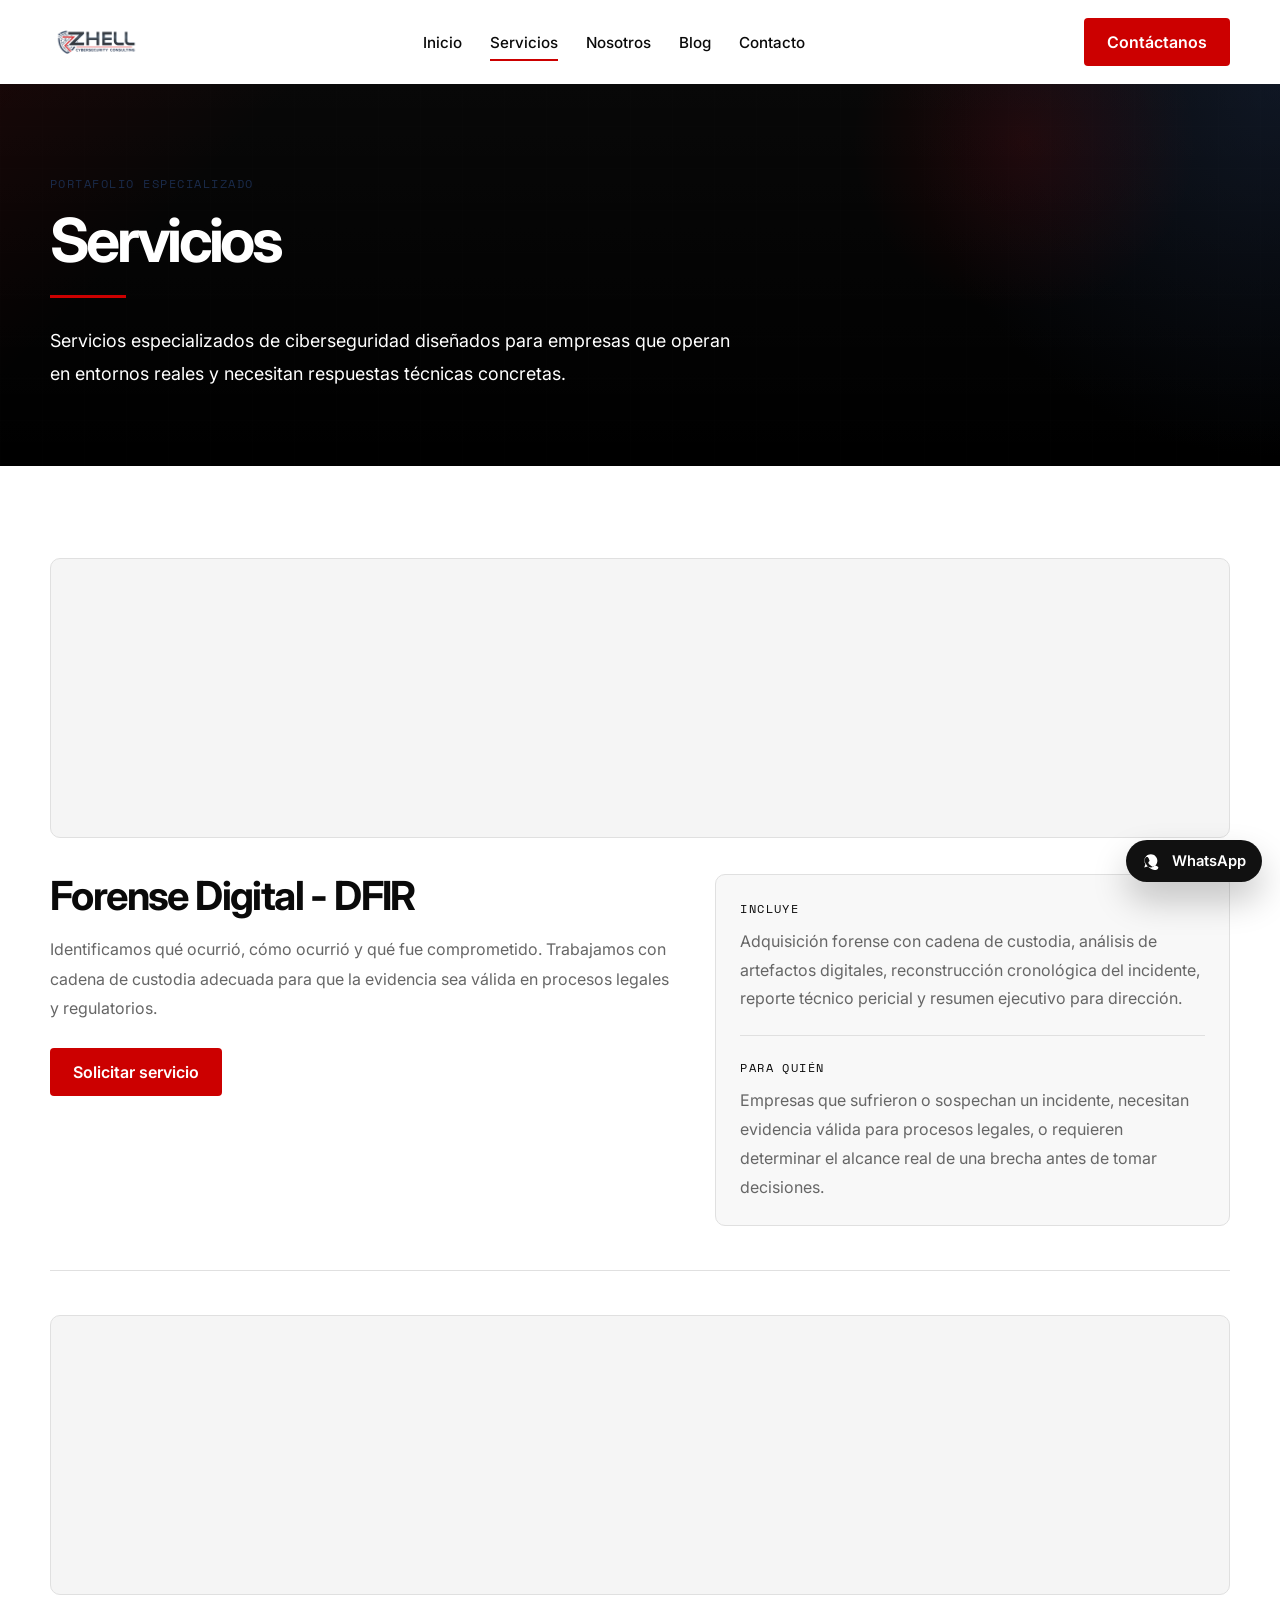
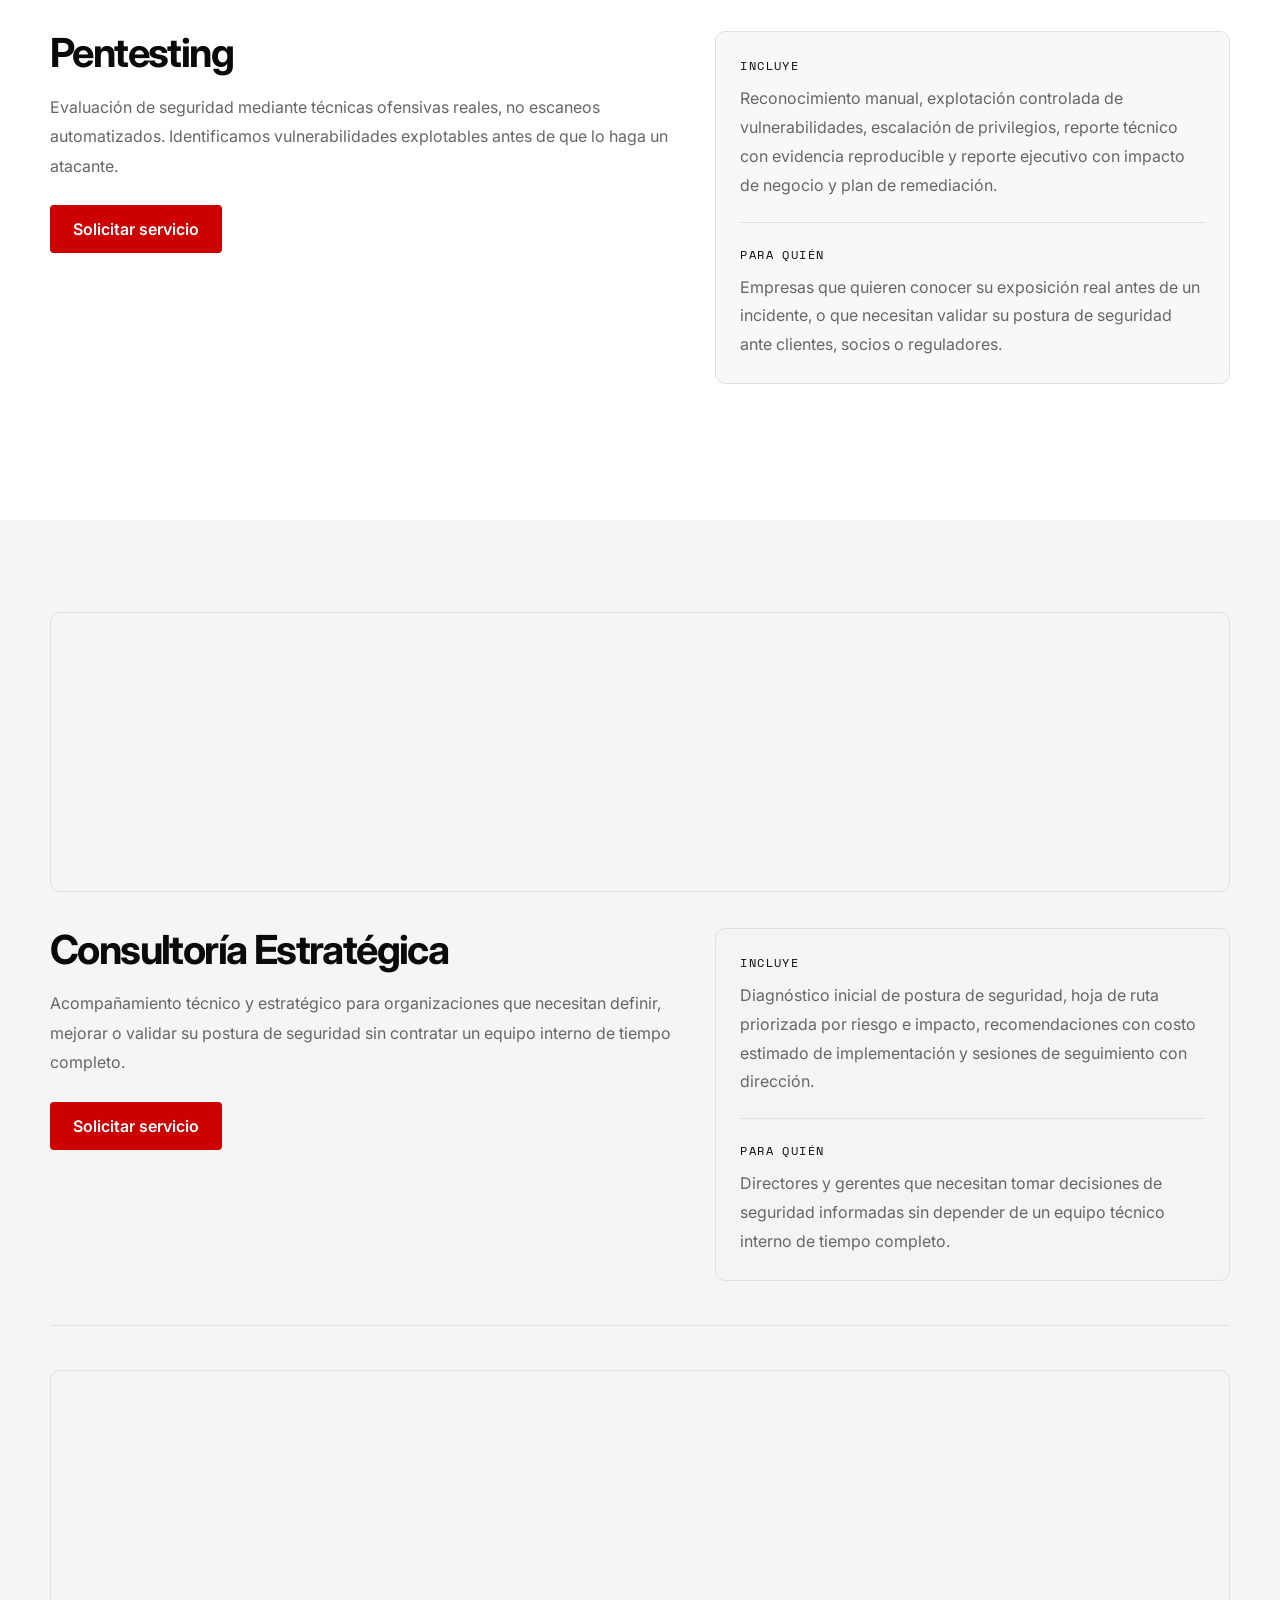
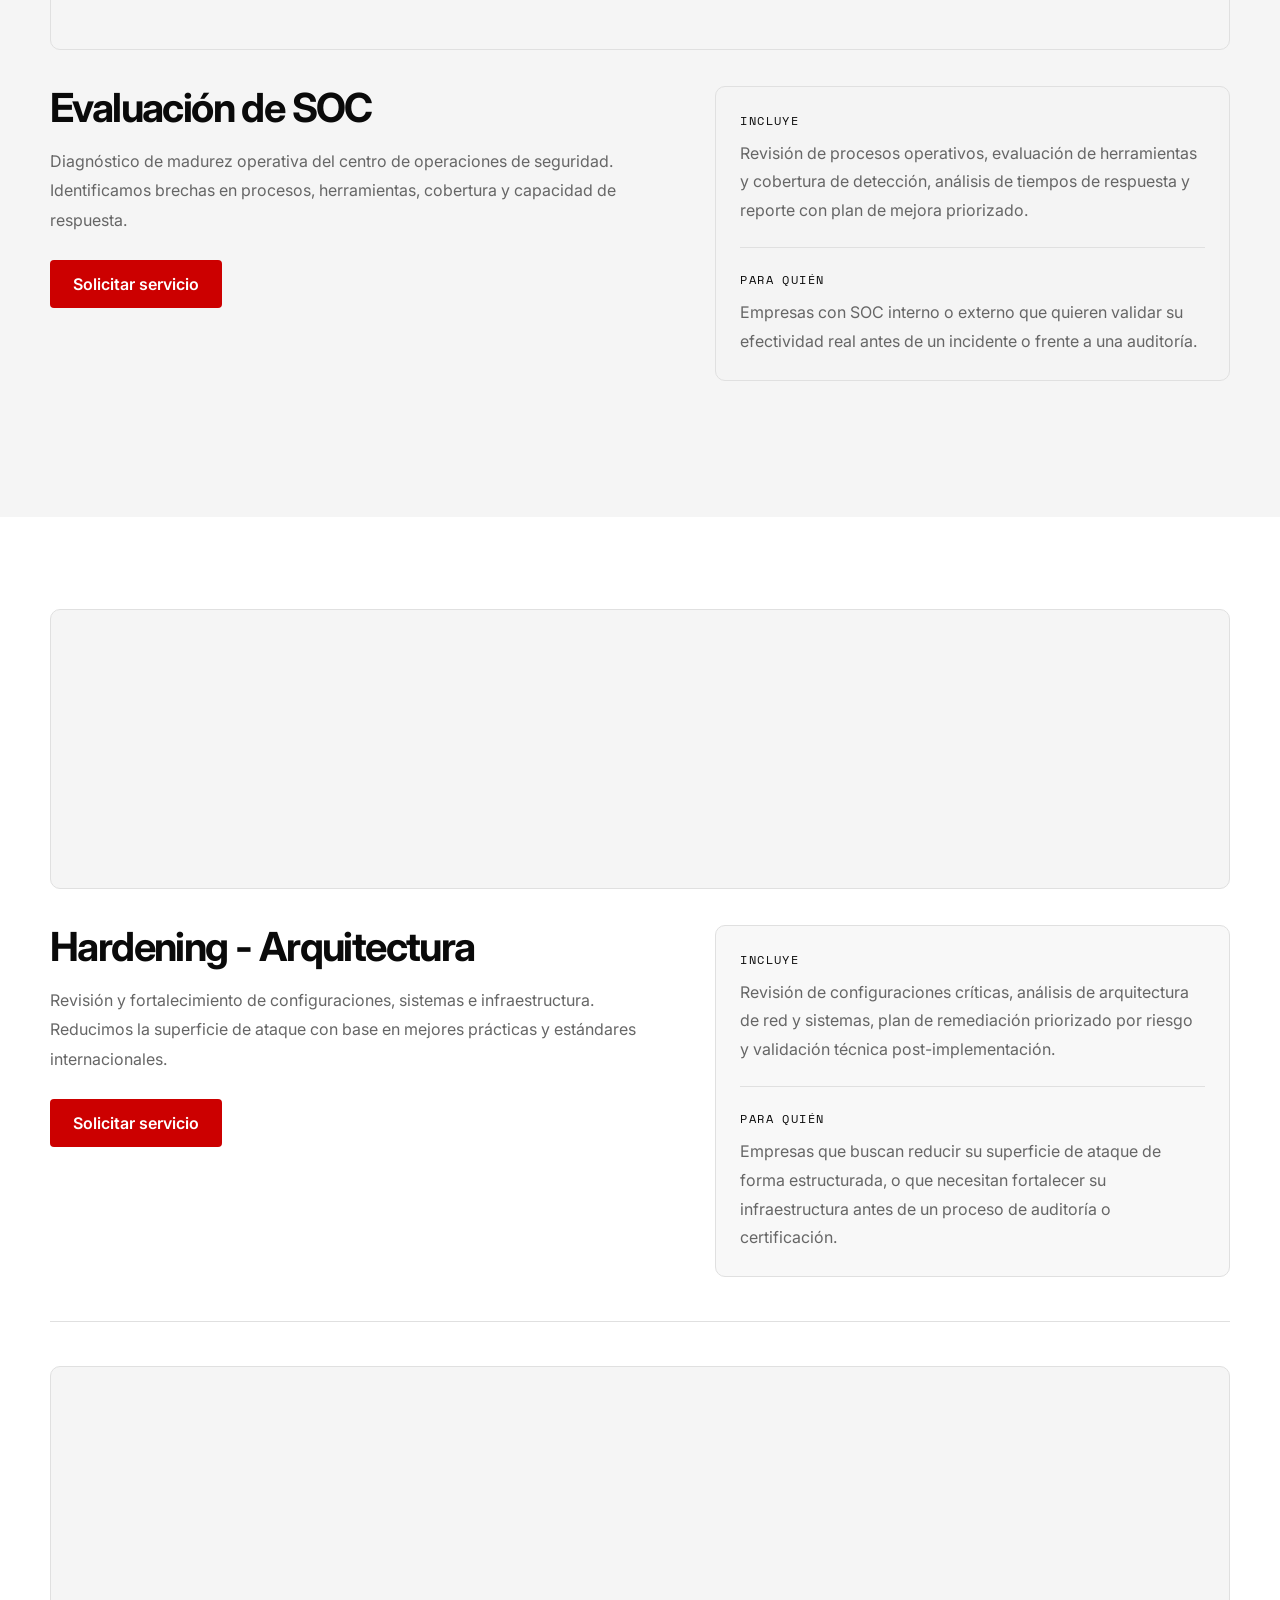
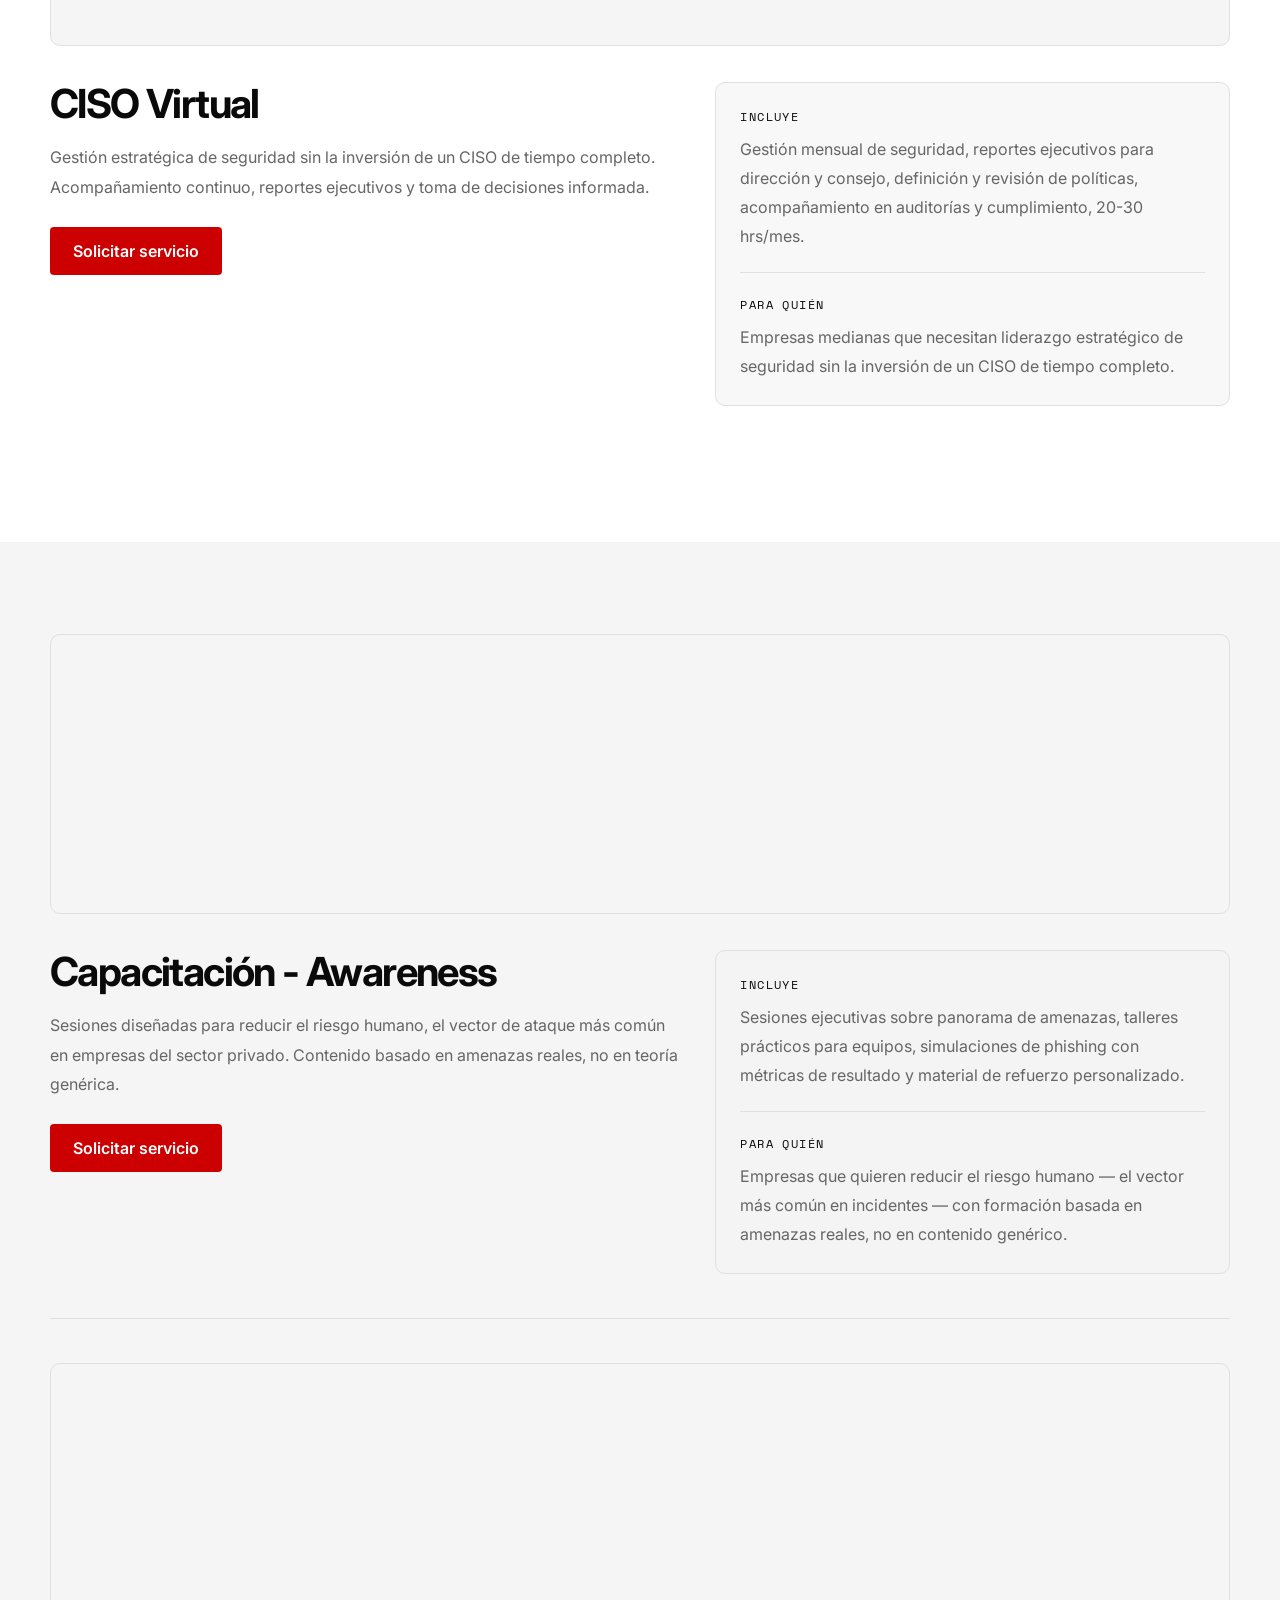
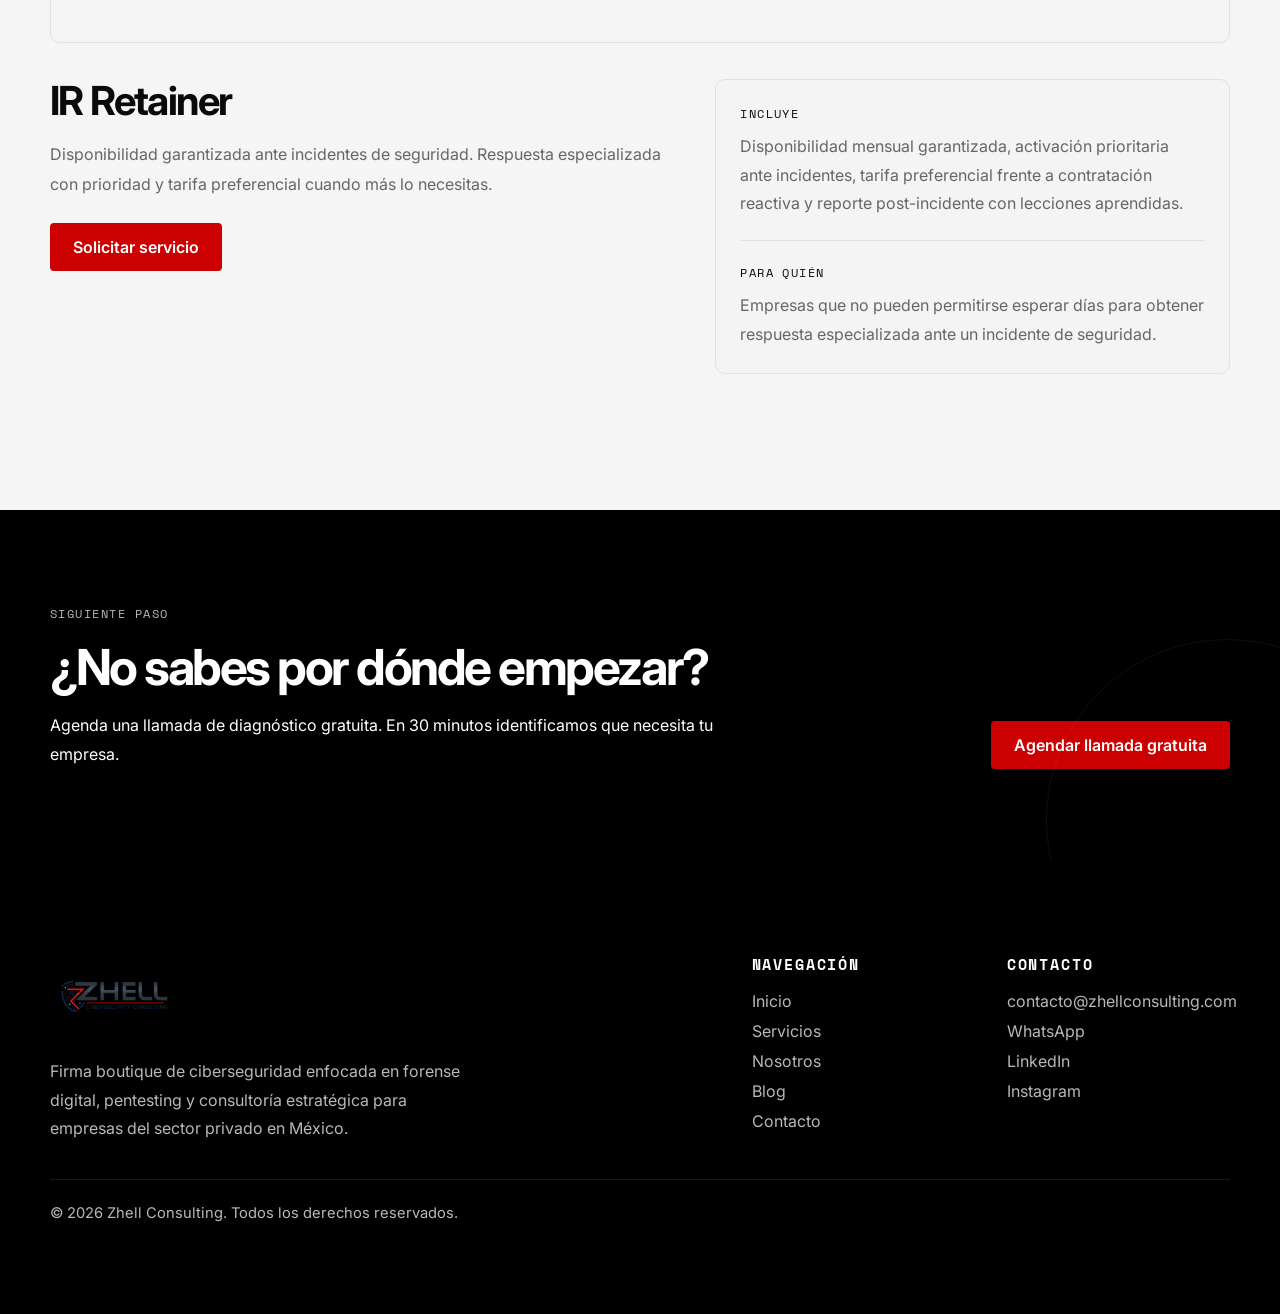
<file: servicios.html>
<!doctype html>
<html lang="es">
  <head>
    <meta charset="UTF-8" />
    <meta name="viewport" content="width=device-width, initial-scale=1.0" />
    <title>Servicios de ciberseguridad | Forense, Pentesting y Consultoría - Zhell Consulting</title>
    <meta
      name="description"
      content="Servicios especializados de ciberseguridad para empresas en México: DFIR, pentesting, consultoría estratégica, evaluación de SOC, hardening, CISO virtual y respuesta a incidentes."
    />
    <link rel="preconnect" href="https://fonts.googleapis.com" />
    <link rel="preconnect" href="https://fonts.gstatic.com" crossorigin />
    <link
      href="https://fonts.googleapis.com/css2?family=Inter:wght@400;500;600;700&family=Space+Mono:wght@400&display=swap"
      rel="stylesheet"
    />
    <!-- SEO · Open Graph · Twitter Cards -->
    <meta name="robots" content="index, follow" />
    <link rel="canonical" href="https://zhellconsulting.com/servicios.html" />
    <meta property="og:site_name" content="Zhell Consulting" />
    <meta property="og:locale" content="es_MX" />
    <meta property="og:type" content="website" />
    <meta property="og:title" content="Servicios de ciberseguridad | DFIR, Pentesting, CISO Virtual — Zhell Consulting" />
    <meta property="og:description" content="Servicios especializados de ciberseguridad para empresas en México: DFIR, pentesting, consultoría estratégica, evaluación de SOC, CISO virtual y respuesta a incidentes." />
    <meta property="og:url" content="https://zhellconsulting.com/servicios.html" />
    <meta property="og:image" content="https://zhellconsulting.com/assets/img/og-zhell.png" />
    <meta name="twitter:card" content="summary_large_image" />
    <meta name="twitter:title" content="Servicios de ciberseguridad | DFIR, Pentesting, CISO Virtual — Zhell Consulting" />
    <meta name="twitter:description" content="DFIR, pentesting, consultoría estratégica, evaluación de SOC, CISO virtual y más." />
    <link rel="stylesheet" href="assets/css/styles.css" />
    <script defer src="assets/js/components.js"></script>
    <script defer src="assets/js/main.js"></script>
  </head>
  <body data-page="servicios">
    <site-header></site-header>

    <main>
      <section class="hero hero--compact">
        <div class="container hero__copy">
          <span class="eyebrow">Portafolio especializado</span>
          <h1>Servicios</h1>
          <div class="red-rule"></div>
          <p>
            Servicios especializados de ciberseguridad diseñados para empresas que operan en entornos
            reales y necesitan respuestas técnicas concretas.
          </p>
        </div>
      </section>

      <section class="section">
        <div class="container service-list">
          <article class="service-block">
            <div class="service-block__image" role="img" aria-label="Imagen del servicio — pendiente de imagen"></div>
            <div class="service-block__body">
              <h2 class="service-block__title">Forense Digital - DFIR</h2>
              <p>
                Identificamos qué ocurrió, cómo ocurrió y qué fue comprometido. Trabajamos con cadena
                de custodia adecuada para que la evidencia sea válida en procesos legales y regulatorios.
              </p>
              <a class="btn btn--primary" href="contacto.html#formulario-contacto">Solicitar servicio</a>
            </div>
            <aside class="service-meta">
              <div class="service-meta__group">
                <span class="service-meta__label">Incluye</span>
                <p>Adquisición forense con cadena de custodia, análisis de artefactos digitales, reconstrucción cronológica del incidente, reporte técnico pericial y resumen ejecutivo para dirección.</p>
              </div>
              <div class="service-meta__group">
                <span class="service-meta__label">Para quién</span>
                <p>Empresas que sufrieron o sospechan un incidente, necesitan evidencia válida para procesos legales, o requieren determinar el alcance real de una brecha antes de tomar decisiones.</p>
              </div>
            </aside>
          </article>

          <article class="service-block">
            <div class="service-block__image" role="img" aria-label="Imagen del servicio — pendiente de imagen"></div>
            <div class="service-block__body">
              <h2 class="service-block__title">Pentesting</h2>
              <p>
                Evaluación de seguridad mediante técnicas ofensivas reales, no escaneos automatizados.
                Identificamos vulnerabilidades explotables antes de que lo haga un atacante.
              </p>
              <a class="btn btn--primary" href="contacto.html#formulario-contacto">Solicitar servicio</a>
            </div>
            <aside class="service-meta">
              <div class="service-meta__group">
                <span class="service-meta__label">Incluye</span>
                <p>Reconocimiento manual, explotación controlada de vulnerabilidades, escalación de privilegios, reporte técnico con evidencia reproducible y reporte ejecutivo con impacto de negocio y plan de remediación.</p>
              </div>
              <div class="service-meta__group">
                <span class="service-meta__label">Para quién</span>
                <p>Empresas que quieren conocer su exposición real antes de un incidente, o que necesitan validar su postura de seguridad ante clientes, socios o reguladores.</p>
              </div>
            </aside>
          </article>
        </div>
      </section>

      <section class="section section--alt">
        <div class="container service-list">
          <article class="service-block">
            <div class="service-block__image" role="img" aria-label="Imagen del servicio — pendiente de imagen"></div>
            <div class="service-block__body">
              <h2 class="service-block__title">Consultoría Estratégica</h2>
              <p>
                Acompañamiento técnico y estratégico para organizaciones que necesitan definir, mejorar
                o validar su postura de seguridad sin contratar un equipo interno de tiempo completo.
              </p>
              <a class="btn btn--primary" href="contacto.html#formulario-contacto">Solicitar servicio</a>
            </div>
            <aside class="service-meta">
              <div class="service-meta__group">
                <span class="service-meta__label">Incluye</span>
                <p>Diagnóstico inicial de postura de seguridad, hoja de ruta priorizada por riesgo e impacto, recomendaciones con costo estimado de implementación y sesiones de seguimiento con dirección.</p>
              </div>
              <div class="service-meta__group">
                <span class="service-meta__label">Para quién</span>
                <p>Directores y gerentes que necesitan tomar decisiones de seguridad informadas sin depender de un equipo técnico interno de tiempo completo.</p>
              </div>
            </aside>
          </article>

          <article class="service-block">
            <div class="service-block__image" role="img" aria-label="Imagen del servicio — pendiente de imagen"></div>
            <div class="service-block__body">
              <h2 class="service-block__title">Evaluación de SOC</h2>
              <p>
                Diagnóstico de madurez operativa del centro de operaciones de seguridad. Identificamos
                brechas en procesos, herramientas, cobertura y capacidad de respuesta.
              </p>
              <a class="btn btn--primary" href="contacto.html#formulario-contacto">Solicitar servicio</a>
            </div>
            <aside class="service-meta">
              <div class="service-meta__group">
                <span class="service-meta__label">Incluye</span>
                <p>Revisión de procesos operativos, evaluación de herramientas y cobertura de detección, análisis de tiempos de respuesta y reporte con plan de mejora priorizado.</p>
              </div>
              <div class="service-meta__group">
                <span class="service-meta__label">Para quién</span>
                <p>Empresas con SOC interno o externo que quieren validar su efectividad real antes de un incidente o frente a una auditoría.</p>
              </div>
            </aside>
          </article>
        </div>
      </section>

      <section class="section">
        <div class="container service-list">
          <article class="service-block">
            <div class="service-block__image" role="img" aria-label="Imagen del servicio — pendiente de imagen"></div>
            <div class="service-block__body">
              <h2 class="service-block__title">Hardening - Arquitectura</h2>
              <p>
                Revisión y fortalecimiento de configuraciones, sistemas e infraestructura. Reducimos la
                superficie de ataque con base en mejores prácticas y estándares internacionales.
              </p>
              <a class="btn btn--primary" href="contacto.html#formulario-contacto">Solicitar servicio</a>
            </div>
            <aside class="service-meta">
              <div class="service-meta__group">
                <span class="service-meta__label">Incluye</span>
                <p>Revisión de configuraciones críticas, análisis de arquitectura de red y sistemas, plan de remediación priorizado por riesgo y validación técnica post-implementación.</p>
              </div>
              <div class="service-meta__group">
                <span class="service-meta__label">Para quién</span>
                <p>Empresas que buscan reducir su superficie de ataque de forma estructurada, o que necesitan fortalecer su infraestructura antes de un proceso de auditoría o certificación.</p>
              </div>
            </aside>
          </article>

          <article class="service-block">
            <div class="service-block__image" role="img" aria-label="Imagen del servicio — pendiente de imagen"></div>
            <div class="service-block__body">
              <h2 class="service-block__title">CISO Virtual</h2>
              <p>
                Gestión estratégica de seguridad sin la inversión de un CISO de tiempo completo.
                Acompañamiento continuo, reportes ejecutivos y toma de decisiones informada.
              </p>
              <a class="btn btn--primary" href="contacto.html#formulario-contacto">Solicitar servicio</a>
            </div>
            <aside class="service-meta">
              <div class="service-meta__group">
                <span class="service-meta__label">Incluye</span>
                <p>Gestión mensual de seguridad, reportes ejecutivos para dirección y consejo, definición y revisión de políticas, acompañamiento en auditorías y cumplimiento, 20-30 hrs/mes.</p>
              </div>
              <div class="service-meta__group">
                <span class="service-meta__label">Para quién</span>
                <p>Empresas medianas que necesitan liderazgo estratégico de seguridad sin la inversión de un CISO de tiempo completo.</p>
              </div>
            </aside>
          </article>
        </div>
      </section>

      <section class="section section--alt">
        <div class="container service-list">
          <article class="service-block">
            <div class="service-block__image" role="img" aria-label="Imagen del servicio — pendiente de imagen"></div>
            <div class="service-block__body">
              <h2 class="service-block__title">Capacitación - Awareness</h2>
              <p>
                Sesiones diseñadas para reducir el riesgo humano, el vector de ataque más común en
                empresas del sector privado. Contenido basado en amenazas reales, no en teoría genérica.
              </p>
              <a class="btn btn--primary" href="contacto.html#formulario-contacto">Solicitar servicio</a>
            </div>
            <aside class="service-meta">
              <div class="service-meta__group">
                <span class="service-meta__label">Incluye</span>
                <p>Sesiones ejecutivas sobre panorama de amenazas, talleres prácticos para equipos, simulaciones de phishing con métricas de resultado y material de refuerzo personalizado.</p>
              </div>
              <div class="service-meta__group">
                <span class="service-meta__label">Para quién</span>
                <p>Empresas que quieren reducir el riesgo humano — el vector más común en incidentes — con formación basada en amenazas reales, no en contenido genérico.</p>
              </div>
            </aside>
          </article>

          <article class="service-block">
            <div class="service-block__image" role="img" aria-label="Imagen del servicio — pendiente de imagen"></div>
            <div class="service-block__body">
              <h2 class="service-block__title">IR Retainer</h2>
              <p>
                Disponibilidad garantizada ante incidentes de seguridad. Respuesta especializada
                con prioridad y tarifa preferencial cuando más lo necesitas.
              </p>
              <a class="btn btn--primary" href="contacto.html#formulario-contacto">Solicitar servicio</a>
            </div>
            <aside class="service-meta">
              <div class="service-meta__group">
                <span class="service-meta__label">Incluye</span>
                <p>Disponibilidad mensual garantizada, activación prioritaria ante incidentes, tarifa preferencial frente a contratación reactiva y reporte post-incidente con lecciones aprendidas.</p>
              </div>
              <div class="service-meta__group">
                <span class="service-meta__label">Para quién</span>
                <p>Empresas que no pueden permitirse esperar días para obtener respuesta especializada ante un incidente de seguridad.</p>
              </div>
            </aside>
          </article>
        </div>
      </section>

      <section class="section section--dark cta-band">
        <div class="container cta-band__inner">
          <div class="cta-band__copy">
            <span class="eyebrow">Siguiente paso</span>
            <h2>¿No sabes por dónde empezar?</h2>
            <p>Agenda una llamada de diagnóstico gratuita. En 30 minutos identificamos que necesita tu empresa.</p>
          </div>
          <div class="btn-row">
            <a class="btn btn--primary" href="contacto.html#formulario-contacto">Agendar llamada gratuita</a>
          </div>
        </div>
      </section>
    </main>

    <site-footer></site-footer>
    <site-whatsapp></site-whatsapp>
  </body>
</html>
</file>
<file: assets/css/styles.css>
:root {
  --color-bg: #ffffff;
  --color-bg-alt: #f5f5f5;
  --color-bg-dark: #000000;
  --color-text: #0a0a0a;
  --color-text-muted: #666666;
  --color-border: #e0e0e0;
  --color-primary: #cc0000;
  --color-primary-dark: #a30000;
  --color-secondary: #1a2b4a;
  --color-white: #ffffff;
  --shadow-soft: 0 18px 50px rgba(10, 10, 10, 0.07);
  --radius-sm: 4px;
  --radius-md: 10px;
  --radius-lg: 20px;
  --container: 1180px;
  --container-narrow: 760px;
  --header-height: 84px;
  --transition: 220ms ease;
}

* {
  box-sizing: border-box;
}

html {
  scroll-behavior: smooth;
}

body {
  margin: 0;
  color: var(--color-text);
  background: var(--color-bg);
  font-family: "Inter", sans-serif;
  text-rendering: optimizeLegibility;
}

img {
  display: block;
  max-width: 100%;
}

a {
  color: inherit;
  text-decoration: none;
}

button,
input,
textarea {
  font: inherit;
}

main {
  overflow: clip;
}

.container {
  width: min(calc(100% - 40px), var(--container));
  margin: 0 auto;
}

.container--narrow {
  width: min(calc(100% - 40px), var(--container-narrow));
  margin: 0 auto;
}

.section {
  position: relative;
  padding: 92px 0;
}

.section--alt {
  background: var(--color-bg-alt);
}

.section--dark {
  color: var(--color-white);
  background: var(--color-bg-dark);
}

.eyebrow {
  display: inline-block;
  margin-bottom: 18px;
  color: var(--color-secondary);
  font-family: "Space Mono", monospace;
  font-size: 0.78rem;
  letter-spacing: 0.12em;
  text-transform: uppercase;
}

.section--dark .eyebrow {
  color: rgba(255, 255, 255, 0.72);
}

.section-header {
  margin-bottom: 42px;
}

.section-header h2,
.section-header h3,
.section-header p {
  margin: 0;
}

.section-header p {
  max-width: 760px;
  margin-top: 16px;
  color: var(--color-text-muted);
}

.section--dark .section-header p,
.section--dark .lead,
.section--dark .hero__copy p {
  color: rgba(255, 255, 255, 0.76);
}

.section-title {
  font-size: clamp(2rem, 4vw, 3rem);
  line-height: 1.08;
  letter-spacing: -0.04em;
}

.red-rule {
  width: 76px;
  height: 3px;
  margin-top: 24px;
  background: var(--color-primary);
}

.red-rule--center {
  margin-right: auto;
  margin-left: auto;
}

.lead {
  color: var(--color-text-muted);
  font-size: 1.05rem;
  line-height: 1.8;
}

.btn-row {
  display: flex;
  flex-wrap: wrap;
  gap: 14px;
}

.btn {
  display: inline-flex;
  align-items: center;
  justify-content: center;
  min-height: 48px;
  padding: 0 22px;
  border: 1px solid transparent;
  border-radius: var(--radius-sm);
  font-weight: 600;
  transition:
    transform var(--transition),
    background-color var(--transition),
    color var(--transition),
    border-color var(--transition),
    box-shadow var(--transition);
}

.btn:hover {
  transform: translateY(-1px);
}

.btn--primary {
  color: var(--color-white);
  background: var(--color-primary);
}

.btn--primary:hover {
  background: var(--color-primary-dark);
  box-shadow: 0 12px 30px rgba(204, 0, 0, 0.18);
}

.btn--secondary {
  border-color: var(--color-text);
  background: transparent;
  color: var(--color-text);
}

.btn--secondary:hover {
  color: var(--color-white);
  background: var(--color-text);
}

.btn--secondary-light {
  border-color: rgba(255, 255, 255, 0.36);
  color: var(--color-white);
}

.btn--secondary-light:hover {
  border-color: var(--color-white);
  background: var(--color-white);
  color: var(--color-text);
}

.site-header {
  position: sticky;
  top: 0;
  z-index: 50;
  background: rgba(255, 255, 255, 0.94);
  backdrop-filter: blur(12px);
  transition: border-color var(--transition), box-shadow var(--transition);
}

.site-header.is-scrolled {
  border-bottom: 1px solid var(--color-border);
  box-shadow: 0 8px 24px rgba(10, 10, 10, 0.04);
}

.site-header__inner {
  display: flex;
  align-items: center;
  justify-content: space-between;
  gap: 24px;
  min-height: var(--header-height);
}

.site-logo {
  display: inline-flex;
  align-items: center;
  flex-shrink: 0;
}

.site-logo img {
  width: auto;
  max-width: min(280px, 46vw);
  height: clamp(44px, 5vw, 62px);
}

.site-nav {
  display: flex;
  align-items: center;
  gap: 28px;
}

.site-nav a {
  position: relative;
  font-size: 0.95rem;
  font-weight: 500;
}

.site-nav a::after {
  content: "";
  position: absolute;
  right: 0;
  bottom: -9px;
  left: 0;
  height: 2px;
  transform: scaleX(0);
  transform-origin: left center;
  background: var(--color-primary);
  transition: transform var(--transition);
}

.site-nav a:hover::after,
.site-nav a.is-active::after {
  transform: scaleX(1);
}

.header-actions {
  display: flex;
  align-items: center;
  gap: 16px;
}

.menu-toggle {
  display: none;
  align-items: center;
  justify-content: center;
  width: 46px;
  height: 46px;
  border: 1px solid var(--color-border);
  border-radius: 50%;
  background: var(--color-white);
  color: var(--color-text);
}

.menu-toggle__bar,
.menu-toggle__bar::before,
.menu-toggle__bar::after {
  display: block;
  width: 18px;
  height: 2px;
  background: currentColor;
  transition: transform var(--transition), opacity var(--transition);
  content: "";
}

.menu-toggle__bar::before {
  transform: translateY(-6px);
}

.menu-toggle__bar::after {
  transform: translateY(4px);
}

.menu-open .menu-toggle__bar {
  background: transparent;
}

.menu-open .menu-toggle__bar::before {
  transform: translateY(0) rotate(45deg);
}

.menu-open .menu-toggle__bar::after {
  transform: translateY(-2px) rotate(-45deg);
}

.hero {
  position: relative;
  padding: 122px 0 114px;
  color: var(--color-white);
  background:
    radial-gradient(circle at top right, rgba(26, 43, 74, 0.42), transparent 28%),
    linear-gradient(180deg, rgba(255, 255, 255, 0.03), rgba(255, 255, 255, 0)),
    var(--color-bg-dark);
}

.hero::before {
  content: "";
  position: absolute;
  inset: 0;
  background-image:
    linear-gradient(rgba(255, 255, 255, 0.04) 1px, transparent 1px),
    linear-gradient(90deg, rgba(255, 255, 255, 0.04) 1px, transparent 1px);
  background-size: 42px 42px;
  opacity: 0.13;
  pointer-events: none;
}

.hero::after {
  content: "";
  position: absolute;
  inset: 0;
  background:
    linear-gradient(135deg, rgba(204, 0, 0, 0.08), transparent 18%),
    radial-gradient(circle at 80% 15%, rgba(204, 0, 0, 0.12), transparent 16%);
  pointer-events: none;
}

.hero > .container {
  position: relative;
  z-index: 1;
}

.hero--compact {
  padding: 88px 0 76px;
}

.hero__grid {
  display: grid;
  gap: 48px;
  align-items: end;
  grid-template-columns: minmax(0, 1.3fr) minmax(280px, 0.7fr);
}

.hero__copy h1 {
  margin: 0;
  font-size: clamp(2.9rem, 6vw, 5rem);
  line-height: 0.98;
  letter-spacing: -0.06em;
}

.hero--compact .hero__copy h1 {
  font-size: clamp(2.3rem, 5vw, 3.8rem);
}

.hero__copy p {
  max-width: 690px;
  margin: 26px 0 0;
  font-size: 1.12rem;
  line-height: 1.85;
}

.hero__actions {
  margin-top: 34px;
}

.hero-panel {
  padding: 28px;
  border: 1px solid rgba(255, 255, 255, 0.14);
  border-radius: var(--radius-lg);
  background: rgba(255, 255, 255, 0.03);
  box-shadow: inset 0 1px 0 rgba(255, 255, 255, 0.08);
}

.hero-panel__label {
  color: rgba(255, 255, 255, 0.62);
  font-family: "Space Mono", monospace;
  font-size: 0.78rem;
  letter-spacing: 0.12em;
  text-transform: uppercase;
}

.hero-panel__items {
  display: grid;
  gap: 14px;
  margin-top: 20px;
}

.hero-panel__item {
  padding-bottom: 14px;
  border-bottom: 1px solid rgba(255, 255, 255, 0.08);
}

.hero-panel__item:last-child {
  padding-bottom: 0;
  border-bottom: 0;
}

.hero-panel__item strong {
  display: block;
  margin-bottom: 6px;
  font-size: 0.96rem;
}

.hero-panel__item span {
  color: rgba(255, 255, 255, 0.68);
  font-size: 0.95rem;
  line-height: 1.7;
}

.centered-copy {
  text-align: center;
}

.grid {
  display: grid;
  gap: 24px;
}

.grid--services {
  grid-template-columns: repeat(4, minmax(0, 1fr));
}

.grid--three {
  grid-template-columns: repeat(3, minmax(0, 1fr));
}

.grid--two {
  grid-template-columns: repeat(2, minmax(0, 1fr));
}

.card {
  position: relative;
  display: flex;
  flex-direction: column;
  gap: 16px;
  height: 100%;
  padding: 28px;
  border: 1px solid var(--color-border);
  border-radius: var(--radius-md);
  background: var(--color-white);
  transition:
    transform var(--transition),
    border-color var(--transition),
    box-shadow var(--transition);
}

.card:hover {
  transform: translateY(-4px);
  border-color: var(--color-primary);
  box-shadow: var(--shadow-soft);
}

.card__icon {
  width: 50px;
  height: 50px;
  border: 1px solid rgba(26, 43, 74, 0.16);
  border-radius: 14px;
  color: var(--color-secondary);
}

.card__icon svg {
  width: 100%;
  height: 100%;
  padding: 12px;
  fill: none;
  stroke: currentColor;
  stroke-linecap: round;
  stroke-linejoin: round;
  stroke-width: 1.5;
}

.card h3,
.card h4 {
  margin: 0;
  font-size: 1.25rem;
  line-height: 1.2;
  letter-spacing: -0.03em;
}

.card p,
.card li {
  margin: 0;
  color: var(--color-text-muted);
  line-height: 1.8;
}

.card__link {
  margin-top: auto;
  color: var(--color-text);
  font-weight: 600;
}

.metrics {
  display: grid;
  gap: 18px;
}

.metric {
  display: flex;
  gap: 18px;
  align-items: flex-start;
}

.metric__line {
  flex: 0 0 32px;
  height: 1px;
  margin-top: 13px;
  background: var(--color-primary);
}

.metric h3 {
  margin: 0 0 6px;
  font-size: 1.18rem;
}

.metric p {
  margin: 0;
  color: var(--color-text-muted);
  line-height: 1.8;
}

.badges {
  display: grid;
  gap: 20px;
  grid-template-columns: repeat(3, minmax(0, 1fr));
}

.badge {
  padding: 28px;
  border: 1px solid var(--color-border);
  border-radius: var(--radius-md);
  background: var(--color-white);
}

.badge__kicker {
  color: var(--color-secondary);
  font-family: "Space Mono", monospace;
  font-size: 0.82rem;
  letter-spacing: 0.12em;
  text-transform: uppercase;
}

.badge h3 {
  margin: 14px 0 10px;
  font-size: 1.2rem;
}

.badge p {
  margin: 0;
  color: var(--color-text-muted);
  line-height: 1.8;
}

.service-list {
  display: grid;
  gap: 0;
}

.service-block {
  display: grid;
  gap: 36px;
  align-items: start;
  padding: 44px 0;
  border-top: 1px solid var(--color-border);
  grid-template-columns: minmax(0, 1.1fr) minmax(260px, 0.9fr);
}

.service-block:first-child {
  border-top: 0;
  padding-top: 0;
}

.service-block__image {
  grid-column: 1 / -1;
  height: 280px;
  border-radius: var(--radius-md);
  border: 1px solid var(--color-border);
  background: var(--color-bg-alt);
  overflow: hidden;
}

.service-block__title {
  margin: 0 0 18px;
  font-size: clamp(1.85rem, 3.4vw, 2.5rem);
  line-height: 1.08;
  letter-spacing: -0.04em;
}

.service-block__body p {
  margin: 0;
  color: var(--color-text-muted);
  line-height: 1.85;
}

.service-block__body .btn {
  margin-top: 24px;
}

.service-meta {
  padding: 24px;
  border: 1px solid var(--color-border);
  border-radius: var(--radius-md);
  background: rgba(245, 245, 245, 0.65);
}

.service-meta__group + .service-meta__group {
  margin-top: 22px;
  padding-top: 22px;
  border-top: 1px solid var(--color-border);
}

.service-meta__label {
  display: block;
  margin-bottom: 10px;
  color: var(--color-text);
  font-family: "Space Mono", monospace;
  font-size: 0.76rem;
  letter-spacing: 0.12em;
  text-transform: uppercase;
}

.service-meta p {
  margin: 0;
  color: var(--color-text-muted);
  line-height: 1.8;
}

.cta-band {
  position: relative;
  overflow: hidden;
}

.cta-band::before {
  content: "";
  position: absolute;
  inset: auto -10% -40% auto;
  width: 360px;
  height: 360px;
  border: 1px solid rgba(255, 255, 255, 0.06);
  border-radius: 50%;
}

.cta-band__inner {
  display: flex;
  flex-wrap: wrap;
  gap: 24px 32px;
  align-items: end;
  justify-content: space-between;
}

.cta-band__copy {
  max-width: 720px;
}

.cta-band__copy h2 {
  margin: 0;
  font-size: clamp(2.1rem, 4vw, 3.1rem);
  line-height: 1.06;
  letter-spacing: -0.05em;
}

.cta-band__copy p {
  margin: 18px 0 0;
  line-height: 1.8;
}

.page-intro {
  display: grid;
  gap: 24px;
  align-items: center;
  grid-template-columns: minmax(0, 1.1fr) minmax(0, 0.9fr);
}

.post-grid {
  display: grid;
  gap: 24px;
  grid-template-columns: repeat(3, minmax(0, 1fr));
}

.post-card {
  position: relative;
  display: flex;
  flex-direction: column;
  gap: 14px;
  min-height: 100%;
  padding: 24px 24px 26px;
  border: 1px solid var(--color-border);
  border-radius: var(--radius-md);
  background: var(--color-white);
  transition:
    transform var(--transition),
    box-shadow var(--transition),
    border-color var(--transition);
}

.post-card::before {
  content: "";
  position: absolute;
  top: 0;
  right: 0;
  left: 0;
  height: 3px;
  border-radius: var(--radius-md) var(--radius-md) 0 0;
  background: var(--color-primary);
}

.post-card:hover {
  transform: translateY(-4px);
  border-color: var(--color-primary);
  box-shadow: var(--shadow-soft);
}

.post-card__category {
  margin-top: 8px;
  color: var(--color-secondary);
  font-family: "Space Mono", monospace;
  font-size: 0.76rem;
  letter-spacing: 0.12em;
  text-transform: uppercase;
}

.post-card h3 {
  margin: 0;
  font-size: 1.3rem;
  line-height: 1.25;
  letter-spacing: -0.03em;
}

.post-card p {
  margin: 0;
  color: var(--color-text-muted);
  line-height: 1.8;
}

.post-card__image {
  margin: -24px -24px 10px;
  height: 180px;
  border-radius: var(--radius-md) var(--radius-md) 0 0;
  background: var(--color-bg-alt);
  border-bottom: 1px solid var(--color-border);
  overflow: hidden;
}

.post-card__meta {
  margin-top: auto;
  padding-top: 10px;
  color: var(--color-text-muted);
  font-size: 0.92rem;
}

.contact-grid {
  display: grid;
  gap: 28px;
  grid-template-columns: minmax(0, 1.1fr) minmax(280px, 0.9fr);
}

.contact-panel,
.contact-form {
  padding: 32px;
  border: 1px solid var(--color-border);
  border-radius: 16px;
  background: var(--color-white);
}

.contact-form h2,
.contact-panel h2 {
  margin: 0 0 18px;
  font-size: 1.7rem;
  letter-spacing: -0.03em;
}

.form-grid {
  display: grid;
  gap: 18px;
}

.field {
  display: grid;
  gap: 8px;
}

.field label {
  font-size: 0.92rem;
  font-weight: 600;
}

.field input,
.field textarea {
  width: 100%;
  padding: 15px 16px;
  border: 1px solid var(--color-border);
  border-radius: 8px;
  background: var(--color-white);
  color: var(--color-text);
  transition: border-color var(--transition), box-shadow var(--transition);
}

.field input:focus,
.field textarea:focus {
  outline: none;
  border-color: var(--color-primary);
  box-shadow: 0 0 0 4px rgba(204, 0, 0, 0.08);
}

.field textarea {
  min-height: 170px;
  resize: vertical;
}

.form-note,
.contact-panel p,
.contact-link small {
  color: var(--color-text-muted);
}

.contact-list {
  display: grid;
  gap: 18px;
  margin: 0;
  padding: 0;
  list-style: none;
}

.contact-link {
  display: block;
  padding: 18px 18px 18px 20px;
  border-left: 2px solid var(--color-primary);
  background: var(--color-bg-alt);
}

.contact-link strong {
  display: block;
  margin-bottom: 6px;
  font-size: 1rem;
}

.contact-panel__social {
  display: flex;
  flex-wrap: wrap;
  gap: 12px;
  margin-top: 22px;
}

.contact-panel__social a {
  padding: 10px 14px;
  border: 1px solid var(--color-border);
  border-radius: 999px;
  background: var(--color-white);
  transition: border-color var(--transition), color var(--transition);
}

.contact-panel__social a:hover {
  color: var(--color-primary);
  border-color: var(--color-primary);
}

.site-footer {
  color: rgba(255, 255, 255, 0.72);
  background: var(--color-bg-dark);
}

.site-footer__inner {
  display: grid;
  gap: 24px 32px;
  align-items: start;
  grid-template-columns: minmax(0, 1.2fr) repeat(2, minmax(180px, 0.4fr));
}

.site-footer__brand img {
  width: auto;
  max-width: min(320px, 80vw);
  height: clamp(56px, 8vw, 86px);
  opacity: 0.98;
}

.site-footer__brand p {
  max-width: 420px;
  margin: 18px 0 0;
  line-height: 1.8;
}

.site-footer h3 {
  margin: 0 0 16px;
  color: var(--color-white);
  font-size: 0.95rem;
  font-family: "Space Mono", monospace;
  letter-spacing: 0.12em;
  text-transform: uppercase;
}

.site-footer ul {
  display: grid;
  gap: 10px;
  margin: 0;
  padding: 0;
  list-style: none;
}

.site-footer a:hover {
  color: var(--color-white);
}

.site-footer__bottom {
  margin-top: 36px;
  padding-top: 24px;
  border-top: 1px solid rgba(255, 255, 255, 0.09);
  font-size: 0.92rem;
}

.wa-float {
  position: fixed;
  right: 18px;
  bottom: 18px;
  z-index: 40;
}

.wa-float a {
  display: inline-flex;
  align-items: center;
  gap: 12px;
  padding: 12px 16px;
  border-radius: 999px;
  background: #111111;
  color: var(--color-white);
  box-shadow: 0 18px 35px rgba(0, 0, 0, 0.22);
  transition: transform var(--transition), background-color var(--transition);
}

.wa-float a:hover {
  transform: translateY(-2px);
  background: #0c0c0c;
}

.wa-float svg {
  width: 18px;
  height: 18px;
  fill: currentColor;
}

.wa-float span {
  font-size: 0.92rem;
  font-weight: 600;
}

.stack-sm > * + * {
  margin-top: 14px;
}

.stack-md > * + * {
  margin-top: 20px;
}

.stack-lg > * + * {
  margin-top: 28px;
}

@media (max-width: 1080px) {
  .grid--services {
    grid-template-columns: repeat(2, minmax(0, 1fr));
  }

  .post-grid,
  .grid--three,
  .badges,
  .site-footer__inner {
    grid-template-columns: repeat(2, minmax(0, 1fr));
  }

  .hero__grid,
  .page-intro,
  .service-block,
  .contact-grid {
    grid-template-columns: 1fr;
  }

  .hero-panel {
    max-width: 520px;
  }
}

@media (max-width: 860px) {
  .menu-toggle {
    display: inline-flex;
  }

  .site-nav {
    position: fixed;
    top: calc(var(--header-height) + 8px);
    right: 20px;
    left: 20px;
    display: none;
    flex-direction: column;
    align-items: flex-start;
    gap: 18px;
    padding: 22px;
    border: 1px solid var(--color-border);
    border-radius: 18px;
    background: rgba(255, 255, 255, 0.98);
    box-shadow: var(--shadow-soft);
  }

  .menu-open .site-nav {
    display: flex;
  }

  .header-actions .btn {
    display: none;
  }

  .site-logo img {
    max-width: min(220px, 52vw);
    height: clamp(38px, 7vw, 52px);
  }
}

@media (max-width: 760px) {
  .container,
  .container--narrow {
    width: min(calc(100% - 32px), var(--container));
  }

  .section {
    padding: 68px 0;
  }

  .hero {
    padding: 92px 0 82px;
  }

  .hero--compact {
    padding: 76px 0 64px;
  }

  .hero__copy h1 {
    font-size: clamp(2.4rem, 14vw, 4rem);
  }

  .grid--services,
  .grid--three,
  .grid--two,
  .badges,
  .post-grid,
  .site-footer__inner {
    grid-template-columns: 1fr;
  }

  .card,
  .badge,
  .contact-panel,
  .contact-form {
    padding: 24px;
  }

  .wa-float span {
    display: none;
  }

  .wa-float a {
    padding: 14px;
  }
}
</file>
